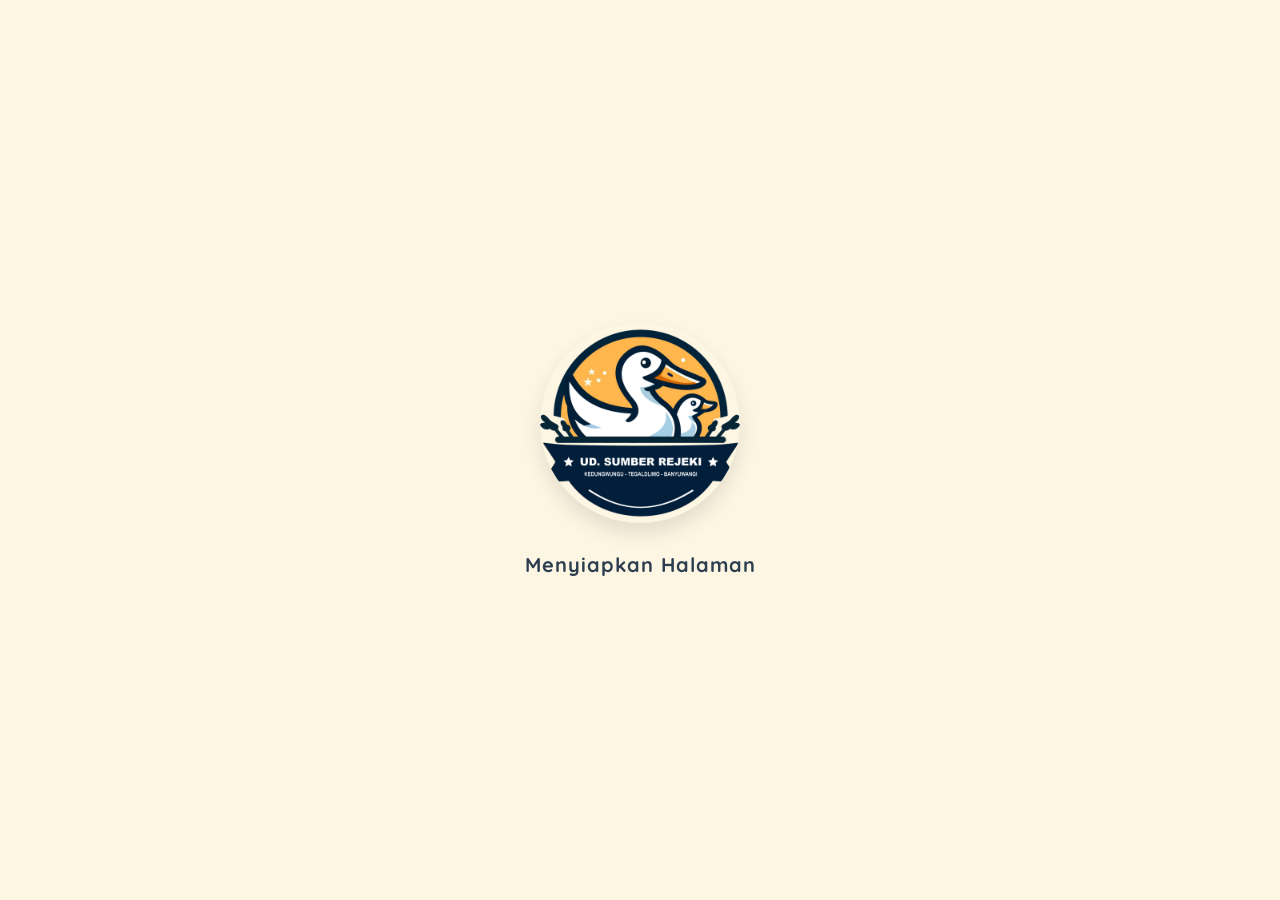
<file: index.html>
<!DOCTYPE html>
<html lang="id">
<head>
    <meta charset="UTF-8">
    <meta name="viewport" content="width=device-width, initial-scale=1.0">
    <title>Loading - UD. Sumber Rejeki</title>
    <link href="https://fonts.googleapis.com/css2?family=Quicksand:wght@500;600;700&display=swap" rel="stylesheet">
    <style>
        :root {
            --cream: #fdf6e3;
            --navy: #2c3e50;
        }

        body {
            margin: 0;
            padding: 0;
            background-color: var(--cream); /* Latar belakang warna krem */
            display: flex;
            justify-content: center;
            align-items: center;
            height: 100vh;
            font-family: 'Quicksand', sans-serif;
            overflow: hidden;
            transition: opacity 0.5s ease-out; /* Untuk efek transisi saat pindah halaman */
        }

        .loader-content {
            text-align: center;
        }

        .loader-logo {
            width: 200px; /* Ukuran logomu */
            height: auto;
            margin-bottom: 25px;
            border-radius: 50%; /* Membuat gambar logo jadi lingkaran rapi */
            box-shadow: 0 10px 20px rgba(0,0,0,0.1);
            animation: pulseLucu 2s infinite ease-in-out; /* Animasi berdenyut */
        }

        .loader-text {
            font-size: 20px;
            font-weight: 700;
            color: var(--navy);
            letter-spacing: 1px;
        }

        /* Titik-titik loading yang bergerak */
        .dots::after {
            content: '';
            animation: loadingDots 1.5s infinite;
        }

        /* --- Animasi --- */
        @keyframes pulseLucu {
            0%, 100% { transform: scale(1); opacity: 1; }
            50% { transform: scale(1.05); opacity: 0.85; }
        }

        @keyframes loadingDots {
            0% { content: '.'; }
            33% { content: '..'; }
            66% { content: '...'; }
            100% { content: ''; }
        }

        /* Class untuk efek fade out sebelum ganti halaman */
        .fade-out {
            opacity: 0;
        }
    </style>
</head>
<body>

    <div class="loader-content">
        <img src="logo.png" alt="Logo UD Sumber Rejeki" class="loader-logo">
        <div class="loader-text">Menyiapkan Halaman<span class="dots"></span></div>
    </div>

    <script>
        // Jalankan script saat halaman selesai dimuat
        window.addEventListener('load', function() {
            
            // Atur waktu tayang loading screen (3000 = 3 detik)
            setTimeout(function() {
                
                // 1. Buat layar memudar (fade out)
                document.body.classList.add('fade-out');
                
                // 2. Tunggu layar memudar selesai (0.5 detik), lalu pindah ke login.html
                setTimeout(function() {
                    window.location.href = 'login.html';
                }, 500);

            }, 3000); 
        });
    </script>

</body>
</html>
</file>
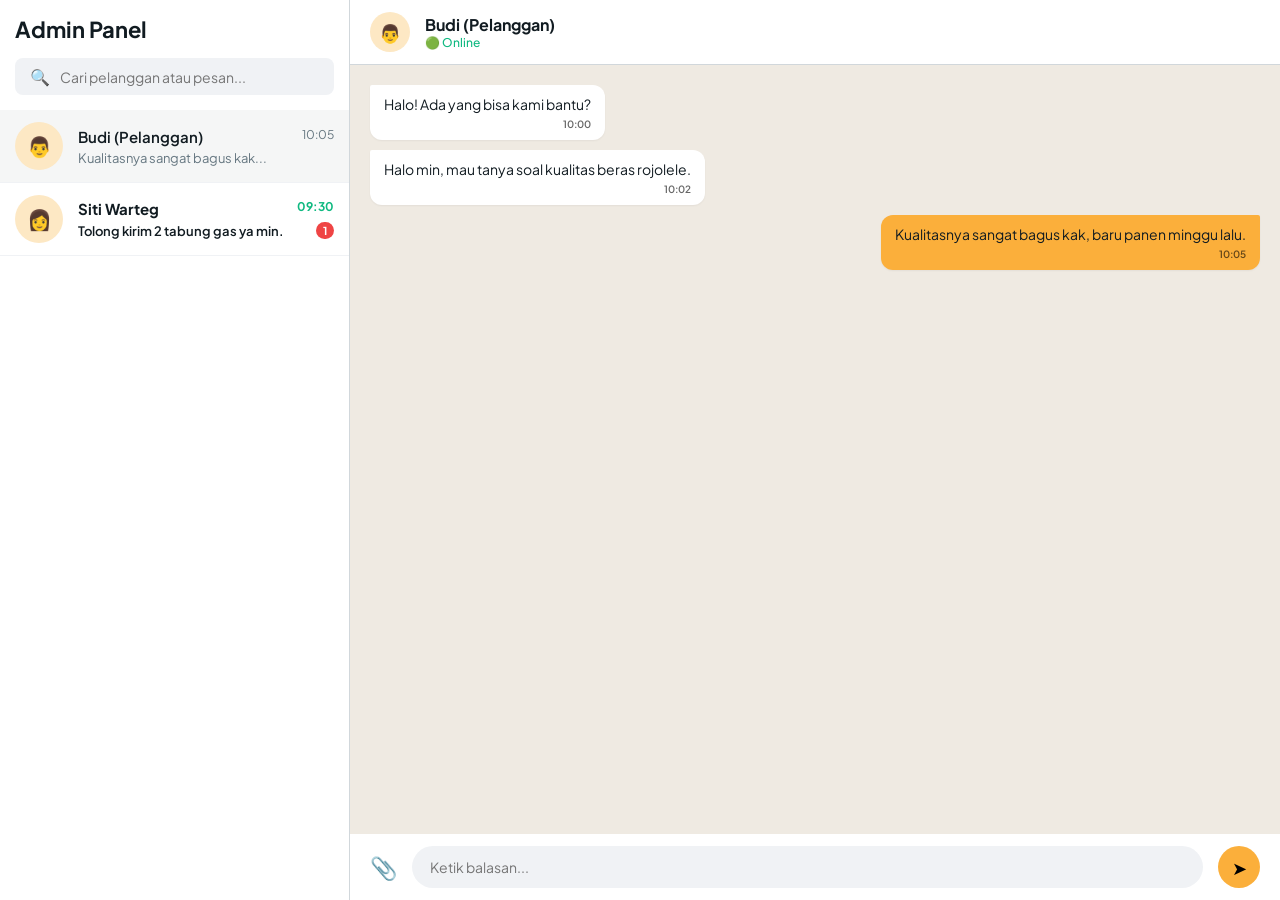
<file: Chat_admin.html>
<!DOCTYPE html>
<html lang="id">
<head>
    <meta charset="UTF-8">
    <meta name="viewport" content="width=device-width, initial-scale=1.0">
    <title>Admin WhatsApp Style - UD. Sumber Rejeki</title>
    <link href="https://fonts.googleapis.com/css2?family=Plus+Jakarta+Sans:wght@400;500;600;700&display=swap" rel="stylesheet">
    <style>
        :root {
            --bg-main: #f0f2f5;
            --bg-sidebar: #ffffff;
            --bg-chat: #efeae2; 
            --text-primary: #111b21;
            --text-secondary: #667781;
            --oranye-tua: #FBAF3B;
            --oranye-muda: #FDE8C4;
            --chat-me: #FBAF3B;
            --chat-them: #ffffff;
            --border-color: #d1d7db;
            --hover-bg: #f5f6f6;
        }

        * { box-sizing: border-box; margin: 0; padding: 0; font-family: 'Plus Jakarta Sans', sans-serif; }

        body { background-color: var(--bg-main); color: var(--text-primary); height: 100vh; display: flex; overflow: hidden; }

        /* 1. PANEL DAFTAR CHAT (Sekarang mentok kiri) */
        .chat-list-panel {
            width: 350px; background-color: var(--bg-sidebar); border-right: 1px solid var(--border-color);
            display: flex; flex-direction: column; transition: 0.3s; position: relative; z-index: 5;
        }

        .panel-header { padding: 15px; display: flex; flex-direction: column; gap: 15px; background: var(--bg-sidebar); }
        .panel-header h1 { font-size: 22px; font-weight: 700; color: var(--text-primary); }
        
        .search-container { background: var(--bg-main); border-radius: 8px; display: flex; align-items: center; padding: 8px 15px; gap: 10px; }
        .search-container input { background: none; border: none; color: var(--text-primary); width: 100%; outline: none; font-size: 14px; }
        
        .list-items { flex: 1; overflow-y: auto; background: var(--bg-sidebar); }
        .item { display: flex; padding: 12px 15px; gap: 15px; cursor: pointer; transition: 0.2s; border-bottom: 1px solid var(--bg-main); }
        .item:hover, .item.active { background: var(--hover-bg); }
        
        .avatar { width: 48px; height: 48px; border-radius: 50%; background: var(--oranye-muda); flex-shrink: 0; display: flex; align-items: center; justify-content: center; font-size: 20px; }
        .item-info { flex: 1; overflow: hidden; display: flex; flex-direction: column; justify-content: center;}
        .item-top { display: flex; justify-content: space-between; margin-bottom: 4px; }
        .item-top h3 { font-size: 15px; font-weight: 600; color: var(--text-primary); }
        .item-top .time { font-size: 12px; color: var(--text-secondary); }
        
        .item-bottom { display: flex; justify-content: space-between; align-items: center; }
        .item-msg { font-size: 13px; color: var(--text-secondary); white-space: nowrap; overflow: hidden; text-overflow: ellipsis; }
        
        /* Badge untuk chat belum dibaca */
        .badge { background: #EF4444; color: white; font-size: 11px; padding: 2px 7px; border-radius: 10px; font-weight: bold; }

        /* 2. PANEL PERCAKAPAN */
        .conversation-panel { flex: 1; background-color: var(--bg-chat); display: flex; flex-direction: column; position: relative; }

        .chat-header { background: var(--bg-sidebar); padding: 10px 20px; display: flex; align-items: center; gap: 15px; height: 65px; border-bottom: 1px solid var(--border-color); }
        .back-btn { display: none; cursor: pointer; font-size: 20px; font-weight: bold; }

        .chat-box { flex: 1; padding: 20px; overflow-y: auto; display: flex; flex-direction: column; gap: 10px; }
        
        .msg { max-width: 65%; padding: 10px 14px; border-radius: 12px; font-size: 14px; position: relative; word-wrap: break-word; box-shadow: 0 1px 2px rgba(0,0,0,0.05);}
        .msg.them { background: var(--chat-them); align-self: flex-start; border-top-left-radius: 2px;}
        .msg.me { background: var(--chat-me); align-self: flex-end; border-top-right-radius: 2px;}
        
        /* Area Waktu di dalam balon chat */
        .msg .time { font-size: 10px; color: rgba(0,0,0,0.6); text-align: right; margin-top: 5px; display: block; font-weight: 600;}

        .msg img, .msg video { max-width: 100%; border-radius: 8px; margin-bottom: 5px; display: block; }

        .input-area { background: var(--bg-sidebar); padding: 12px 20px; display: flex; align-items: center; gap: 15px; }
        .btn-attach { background: none; border: none; font-size: 22px; color: var(--text-secondary); cursor: pointer; transition: 0.2s; display: flex; align-items: center;}
        .btn-attach:hover { color: var(--oranye-tua); transform: scale(1.1); }
        #fileMedia { display: none; } 

        .input-area input[type="text"] { flex: 1; background: var(--bg-main); border: none; padding: 12px 18px; border-radius: 25px; color: var(--text-primary); outline: none; font-size: 14px; }
        
        .send-btn { 
            background: var(--oranye-tua); border: none; width: 42px; height: 42px; border-radius: 50%; 
            display: flex; align-items: center; justify-content: center; cursor: pointer; font-size: 18px; transition: 0.2s; color: #000;
        }
        .send-btn:hover { transform: scale(1.05); }

        /* RESPONSIVE MODE (HP) */
        @media (max-width: 768px) {
            .chat-list-panel { width: 100%; }
            .conversation-panel { position: absolute; width: 100%; height: 100%; left: 100%; transition: 0.3s; z-index: 100; }
            .conversation-panel.show { left: 0; }
            .back-btn { display: block; }
        }
    </style>
</head>
<body>

    <div class="chat-list-panel" id="listPanel">
        <div class="panel-header">
            <h1>Admin Panel</h1>
            <div class="search-container">
                <span>🔍</span>
                <input type="text" placeholder="Cari pelanggan atau pesan...">
            </div>
        </div>

        <div class="list-items">
            <div class="item active" onclick="bukaChat('Budi (Pelanggan)', 'Kualitasnya sangat bagus kak, baru panen minggu lalu.', '👨', this)">
                <div class="avatar">👨</div>
                <div class="item-info">
                    <div class="item-top">
                        <h3>Budi (Pelanggan)</h3>
                        <span class="time">10:05</span>
                    </div>
                    <div class="item-bottom">
                        <div class="item-msg">Kualitasnya sangat bagus kak...</div>
                    </div>
                </div>
            </div>
            
            <div class="item" onclick="bukaChat('Siti Warteg', 'Tolong kirim 2 tabung gas ya min.', '👩', this)">
                <div class="avatar">👩</div>
                <div class="item-info">
                    <div class="item-top">
                        <h3 style="font-weight: 700;">Siti Warteg</h3>
                        <span class="time" style="color: #10B981; font-weight: 700;">09:30</span>
                    </div>
                    <div class="item-bottom">
                        <div class="item-msg" style="color: var(--text-primary); font-weight: 600;">Tolong kirim 2 tabung gas ya min.</div>
                        <span class="badge">1</span> </div>
                </div>
            </div>
        </div>
    </div>

    <div class="conversation-panel" id="chatPanel">
        <div class="chat-header">
            <span class="back-btn" onclick="tutupChat()">←</span>
            <div class="avatar" style="width:40px; height:40px; font-size: 18px;" id="headerAvatar">👨</div>
            <div style="flex:1">
                <h3 style="font-size: 16px;" id="headerNama">Budi (Pelanggan)</h3>
                <p style="font-size: 12px; color: #10B981; font-weight: 500;">🟢 Online</p>
            </div>
        </div>

        <div class="chat-box" id="kotakChat">
            <div class="msg them">Halo! Ada yang bisa kami bantu?<span class="time">10:00</span></div>
            <div class="msg them">Halo min, mau tanya soal kualitas beras rojolele.<span class="time">10:02</span></div>
            <div class="msg me">Kualitasnya sangat bagus kak, baru panen minggu lalu.<span class="time">10:05</span></div>
        </div>

        <div class="input-area">
            <button class="btn-attach" onclick="document.getElementById('fileMedia').click()">📎</button>
            <input type="file" id="fileMedia" accept="image/*, video/*" onchange="kirimMedia(event)">
            
            <input type="text" id="inputBalas" placeholder="Ketik balasan..." onkeypress="tekanEnter(event)">
            <button class="send-btn" onclick="kirimChat()">➤</button>
        </div>
    </div>

    <script>
        const chatPanel = document.getElementById('chatPanel');
        const kotakChat = document.getElementById('kotakChat');
        const headerNama = document.getElementById('headerNama');
        const headerAvatar = document.getElementById('headerAvatar');
        const inputBalas = document.getElementById('inputBalas');

        // Fungsi Buka Chat
        function bukaChat(nama, pesanTerakhir, avatarIkon, elementList) {
            headerNama.innerText = nama;
            headerAvatar.innerText = avatarIkon;
            
            // HAPUS BADGE MERAH (Simulasi pesan telah dibaca admin)
            const badge = elementList.querySelector('.badge');
            if (badge) {
                badge.remove();
                // Ubah teks jadi normal (nggak tebal lagi)
                elementList.querySelector('.item-top h3').style.fontWeight = '600';
                elementList.querySelector('.item-top .time').style.color = 'var(--text-secondary)';
                elementList.querySelector('.item-msg').style.fontWeight = 'normal';
                elementList.querySelector('.item-msg').style.color = 'var(--text-secondary)';
            }
            
            // Bersihin chat lama & masukin pesan terakhir dari list
            kotakChat.innerHTML = `<div class="msg them">${pesanTerakhir}<span class="time">09:00</span></div>`;
            
            // Highlight list
            document.querySelectorAll('.item').forEach(i => i.classList.remove('active'));
            elementList.classList.add('active');

            // Slide dari kanan (Khusus HP)
            chatPanel.classList.add('show');
        }

        function tutupChat() { chatPanel.classList.remove('show'); }

        // Fungsi Cetak Chat
        function buatBalonChatAdmin(kontenHtml) {
            const skrg = new Date();
            const jam = skrg.getHours().toString().padStart(2, '0');
            const menit = skrg.getMinutes().toString().padStart(2, '0');

            const htmlPesan = `
                <div class="msg me">
                    ${kontenHtml}
                    <span class="time">${jam}:${menit}</span>
                </div>
            `;
            kotakChat.insertAdjacentHTML('beforeend', htmlPesan);
            kotakChat.scrollTop = kotakChat.scrollHeight;
        }

        function kirimChat() {
            if(inputBalas.value.trim() === "") return;
            buatBalonChatAdmin(inputBalas.value);
            inputBalas.value = "";
        }

        function kirimMedia(event) {
            const file = event.target.files[0];
            if (!file) return;

            const reader = new FileReader();
            reader.onload = function(e) {
                const urlFile = e.target.result;
                let kontenMedia = '';

                if (file.type.startsWith('image/')) {
                    kontenMedia = `<img src="${urlFile}" alt="Foto">`;
                } else if (file.type.startsWith('video/')) {
                    kontenMedia = `<video src="${urlFile}" controls></video>`;
                }
                buatBalonChatAdmin(kontenMedia);
            }
            reader.readAsDataURL(file);
            event.target.value = ""; 
        }

        function tekanEnter(event) {
            if (event.key === "Enter") kirimChat();
        }
    </script>
</body>
</html>
</file>
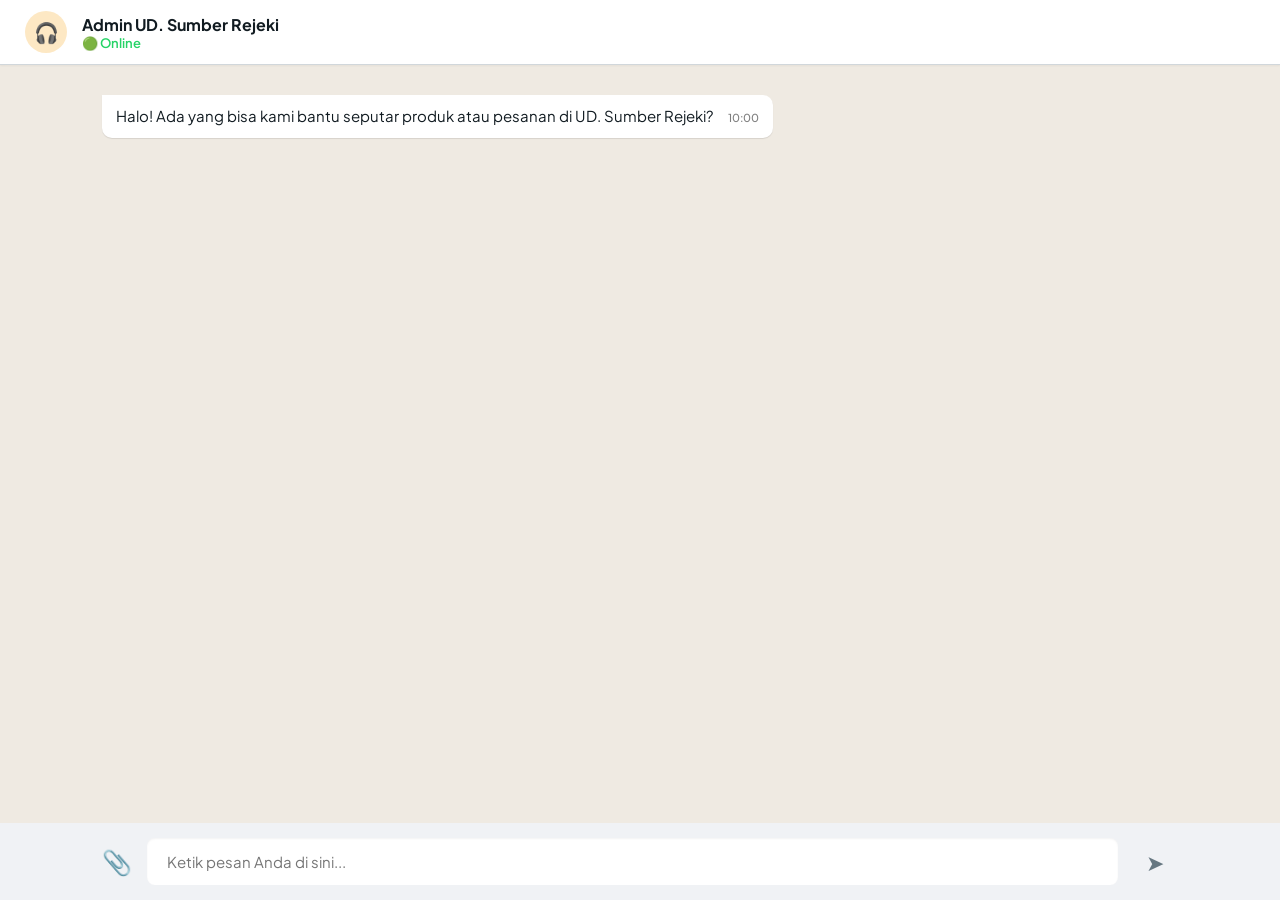
<file: chat_pelanggan.html>
<!DOCTYPE html>
<html lang="id">
<head>
    <meta charset="UTF-8">
    <meta name="viewport" content="width=device-width, initial-scale=1.0">
    <title>Live Chat - UD. Sumber Rejeki</title>
    <link href="https://fonts.googleapis.com/css2?family=Plus+Jakarta+Sans:wght@400;500;600;700&display=swap" rel="stylesheet">
    <style>
        :root {
            --bg-main: #f0f2f5;
            --bg-chat: #efeae2; 
            --text-primary: #111b21;
            --text-secondary: #667781;
            --oranye-tua: #FBAF3B;
            --oranye-muda: #FDE8C4;
            --chat-me: #FBAF3B;
            --chat-them: #ffffff;
            --border-color: #d1d7db;
        }

        * { box-sizing: border-box; margin: 0; padding: 0; font-family: 'Plus Jakarta Sans', sans-serif; }

        /* Dibuat bener-bener full screen */
        body { 
            background-color: var(--bg-main); 
            color: var(--text-primary); 
            width: 100vw;
            height: 100vh; 
            display: flex; 
            overflow: hidden; 
        }

        /* Panel obrolan ngisi 100% layar tanpa dibatasi */
        .conversation-panel { 
            width: 100%;
            height: 100%;
            background-color: var(--bg-chat); 
            display: flex; 
            flex-direction: column; 
            position: relative;
        }

        .chat-header { 
            background: #ffffff; 
            padding: 10px 25px; 
            display: flex; 
            align-items: center; 
            gap: 15px; 
            height: 65px; 
            border-bottom: 1px solid var(--border-color); 
            box-shadow: 0 1px 2px rgba(0,0,0,0.05);
            z-index: 10;
        }

        .avatar { width: 42px; height: 42px; border-radius: 50%; background: var(--oranye-muda); flex-shrink: 0; display: flex; align-items: center; justify-content: center; font-size: 20px; }
        
        /* Area Chat dengan background WA style biar nggak kosong melompong di monitor gede */
        .chat-box { 
            flex: 1; 
            padding: 30px 8%; /* Padding kiri-kanan pakai % biar proporsional di layar lebar */
            overflow-y: auto; 
            display: flex; 
            flex-direction: column; 
            gap: 10px; 
            background-image: url('https://user-images.githubusercontent.com/15075759/28719144-86dc0f70-73b1-11e7-911d-60d70fcded21.png'); 
            background-color: var(--bg-chat); 
            background-blend-mode: multiply;
        }
        
        /* Balon chat dilimit max 65% biar nggak memanjang jelek dari ujung ke ujung layar */
        .msg { max-width: 65%; padding: 10px 14px; border-radius: 10px; font-size: 15px; position: relative; word-wrap: break-word; box-shadow: 0 1px 1px rgba(0,0,0,0.1); line-height: 1.5;}
        .msg.them { background: var(--chat-them); align-self: flex-start; border-top-left-radius: 0;}
        .msg.me { background: var(--chat-me); align-self: flex-end; border-top-right-radius: 0;}
        
        .msg .time { font-size: 11px; color: rgba(0,0,0,0.5); float: right; margin-top: 5px; margin-left: 15px; font-weight: 500;}

        .msg img, .msg video { max-width: 100%; border-radius: 8px; margin-bottom: 5px; display: block; }

        .input-area { background: var(--bg-main); padding: 15px 8%; display: flex; align-items: center; gap: 15px; }
        .btn-attach { background: none; border: none; font-size: 24px; color: var(--text-secondary); cursor: pointer; transition: 0.2s; display: flex; align-items: center;}
        .btn-attach:hover { color: var(--oranye-tua); transform: scale(1.1); }
        #fileMedia { display: none; } 

        .input-area input[type="text"] { flex: 1; background: #ffffff; border: none; padding: 14px 20px; border-radius: 8px; color: var(--text-primary); outline: none; font-size: 15px; box-shadow: inset 0 1px 2px rgba(0,0,0,0.05);}
        
        .send-btn { 
            background: none; border: none; width: 45px; height: 45px; border-radius: 50%; 
            display: flex; align-items: center; justify-content: center; cursor: pointer; font-size: 22px; transition: 0.2s; color: var(--text-secondary);
        }
        .send-btn:hover { color: var(--oranye-tua); }

        /* RESPONSIVE MODE (HP) */
        @media (max-width: 768px) {
            .chat-box { padding: 20px 15px; } /* Padding dikecilin kalau di HP */
            .input-area { padding: 12px 15px; }
            .msg { max-width: 85%; } /* Balon chat bisa lebih lebar kalau di HP biar lega */
        }
    </style>
</head>
<body>

    <div class="conversation-panel" id="chatPanel">
        <div class="chat-header">
            <div class="avatar">🎧</div>
            <div style="flex:1">
                <h3 style="font-size: 16px; color: var(--text-primary); font-weight: 700;">Admin UD. Sumber Rejeki</h3>
                <p style="font-size: 13px; color: #25D366; font-weight: 600;">🟢 Online</p>
            </div>
        </div>

        <div class="chat-box" id="kotakChat">
            <div class="msg them">Halo! Ada yang bisa kami bantu seputar produk atau pesanan di UD. Sumber Rejeki?<span class="time">10:00</span></div>
        </div>

        <div class="input-area">
            <button class="btn-attach" onclick="document.getElementById('fileMedia').click()">📎</button>
            <input type="file" id="fileMedia" accept="image/*, video/*" onchange="kirimMedia(event)">
            
            <input type="text" id="inputBalas" placeholder="Ketik pesan Anda di sini..." onkeypress="tekanEnter(event)">
            <button class="send-btn" onclick="kirimChat()">➤</button>
        </div>
    </div>

    <script>
        const kotakChat = document.getElementById('kotakChat');
        const inputBalas = document.getElementById('inputBalas');

        function buatBalonChatPelanggan(kontenHtml) {
            const skrg = new Date();
            const jam = skrg.getHours().toString().padStart(2, '0');
            const menit = skrg.getMinutes().toString().padStart(2, '0');

            const htmlPesan = `
                <div class="msg me">
                    ${kontenHtml}
                    <span class="time">${jam}:${menit}</span>
                </div>
            `;
            kotakChat.insertAdjacentHTML('beforeend', htmlPesan);
            kotakChat.scrollTop = kotakChat.scrollHeight;
        }

        function kirimChat() {
            if(inputBalas.value.trim() === "") return;
            buatBalonChatPelanggan(inputBalas.value);
            inputBalas.value = "";
        }

        function kirimMedia(event) {
            const file = event.target.files[0];
            if (!file) return;

            const reader = new FileReader();
            reader.onload = function(e) {
                const urlFile = e.target.result;
                let kontenMedia = '';

                if (file.type.startsWith('image/')) {
                    kontenMedia = `<img src="${urlFile}" alt="Foto">`;
                } else if (file.type.startsWith('video/')) {
                    kontenMedia = `<video src="${urlFile}" controls></video>`;
                }
                buatBalonChatPelanggan(kontenMedia);
            }
            reader.readAsDataURL(file);
            event.target.value = ""; 
        }

        function tekanEnter(event) {
            if (event.key === "Enter") kirimChat();
        }
    </script>
</body>
</html>
</file>
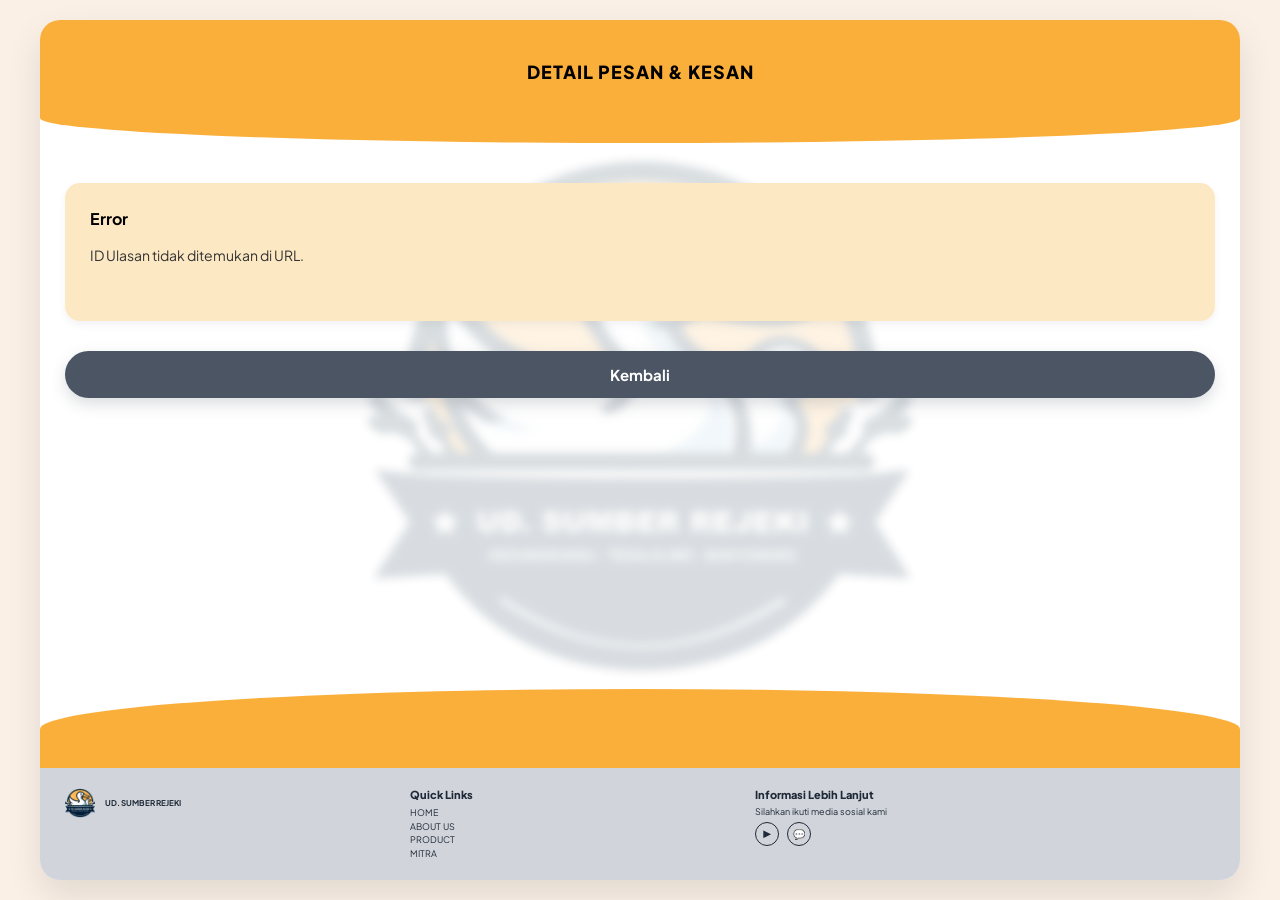
<file: DetailPesanKesan.html>
<!DOCTYPE html>
<html lang="id">
<head>
    <meta charset="UTF-8">
    <meta name="viewport" content="width=device-width, initial-scale=1.0">
    <title>Detail Pesan & Kesan</title>
    <link href="https://fonts.googleapis.com/css2?family=Plus+Jakarta+Sans:wght@400;600;700;800&display=swap" rel="stylesheet">
    <style>
        :root {
            --bg-body: #FAF0E6; 
            --bg-app: #ffffff;
            --oranye-tua: #FBAF3B; 
            --oranye-muda: #FDE8C4;
            --merah-tombol: #EF3E36;
            --abu-footer: #D1D5DB;
            --text-dark: #1F2937;
        }

        * { box-sizing: border-box; font-family: 'Plus Jakarta Sans', sans-serif; margin: 0; padding: 0; }

        body { background-color: var(--bg-body); display: flex; justify-content: center; min-height: 100vh; padding: 20px 10px; }

        .app-container {
            width: 100%; max-width: 1200px; 
            background: var(--bg-app); border-radius: 20px; overflow: hidden;
            display: flex; flex-direction: column; position: relative;
            box-shadow: 0 15px 35px rgba(0,0,0,0.1);
        }

        /* HEADER BERGELOMBANG */
        .header-wavy {
            background-color: var(--oranye-tua);
            padding: 40px 20px 60px; text-align: center;
            border-bottom-left-radius: 50% 25px;
            border-bottom-right-radius: 50% 25px;
            position: relative; z-index: 2;
        }
        .header-wavy h1 { font-size: 18px; font-weight: 800; color: #000; text-transform: uppercase; letter-spacing: 1px; }

        /* KONTEN UTAMA - AREA PUTIH */
        .content-area {
            flex: 1; padding: 40px 25px; position: relative;
            display: flex; flex-direction: column; align-items: center; z-index: 1;
            overflow: hidden;
        }

        /* WATERMARK BESAR DI AREA PUTIH */
        .bg-watermark {
            position: absolute; top: 50%; left: 50%; transform: translate(-50%, -50%);
            width: 100%; height: 100%; 
            background-image: url('logo.png'); 
            background-size: contain; background-repeat: no-repeat; background-position: center;
            opacity: 0.15; filter: blur(5px); z-index: 0; pointer-events: none;
        }

        /* KARTU ULASAN */
        .review-card {
            background-color: var(--oranye-muda); width: 100%; border-radius: 15px;
            padding: 25px; margin-bottom: 30px; box-shadow: 0 4px 10px rgba(0,0,0,0.05);
            position: relative; z-index: 1; 
        }
        
        .review-card h2 { font-size: 16px; font-weight: 700; color: #000; margin-bottom: 15px; }
        .review-card p { font-size: 14px; font-weight: 400; color: #333; line-height: 1.6; }
        .rating-stars { margin-bottom: 10px; color: #FBAF3B; font-size: 16px; letter-spacing: 2px;}

        /* CSS WADAH MEDIA FOTO/VIDEO - VERSI PROPORSIONAL (NATURAL) */
       .media-container {
            margin-top: 15px;
            display: flex;
            flex-direction: column; /* Berderet rapi ke bawah kalau fotonya lebih dari 1 */
            align-items: center; /* Biar posisinya pas di tengah */
            gap: 15px;
            width: 100%;
        }
        
       .media-container img, .media-container video {
            max-width: 100%; /* Biar lebarnya nggak pernah luber keluar dari kotak putih */
            max-height: 400px; /* Biar kalau ada pelanggan ngirim foto yang super panjang, maksimal tingginya ditahan segini aja */
            width: auto; /* Biar nyesuain ukuran aslinya */
            height: auto; /* Biar proporsional aslinya (nggak melar/gepeng) */
            border-radius: 10px;
            box-shadow: 0 4px 10px rgba(0,0,0,0.1);
        }

        /* TOMBOL AKSI */
        .btn {
            width: 100%; padding: 14px; border-radius: 25px; font-size: 15px; font-weight: 700;
            cursor: pointer; border: none; transition: all 0.3s ease; margin-bottom: 12px;
            position: relative; z-index: 1; 
        }
        .btn-delete { background-color: var(--merah-tombol); color: white; box-shadow: 0 6px 15px rgba(239, 62, 54, 0.3); }
        .btn-delete:hover { background-color: #d62d26; transform: translateY(-2px); }
        
        .btn-back { background-color: #4B5563; color: white; box-shadow: 0 6px 15px rgba(75, 85, 99, 0.2); }
        .btn-back:hover { background-color: #374151; transform: translateY(-2px); }

        /* FOOTER LENGKUNG BAWAH */
        .bottom-shape {
            background-color: var(--oranye-tua); height: 80px; width: 100%;
            border-top-left-radius: 50% 40px; border-top-right-radius: 50% 40px;
            margin-top: auto; margin-bottom: -1px; position: relative; z-index: 2;
        }

        .footer {
            background-color: var(--abu-footer); padding: 20px 25px;
            display: flex; justify-content: space-between; align-items: flex-start;
            font-size: 9px; color: var(--text-dark); position: relative; z-index: 2;
        }
        .footer-col b { font-size: 11px; font-weight: 800; display: block; margin-bottom: 5px; }
        .social-icons { display: flex; gap: 8px; margin-top: 5px; }
        .icon { width: 24px; height: 24px; border-radius: 50%; border: 1.5px solid var(--text-dark); display: flex; align-items: center; justify-content: center; font-weight: bold; font-size: 10px; }
    </style>
</head>
<body>

<div class="app-container">
    <div class="header-wavy">
        <h1>DETAIL PESAN & KESAN</h1>
    </div>

    <div class="content-area">
        <div class="bg-watermark"></div> 
        
        <div class="review-card">
            <h2 id="namaPengguna">Memuat data...</h2>
            <div class="rating-stars" id="bintangRating"></div>
            <p id="teksUlasan">Mohon tunggu sebentar...</p>
            
            <div id="wadahMedia" class="media-container"></div>
            
            <p id="tanggalUlasan" style="font-size: 10px; color: #666; margin-top: 15px; font-weight: 600;"></p>
        </div>

        <button id="tombolHapus" class="btn btn-delete" onclick="hapusUlasan()" style="display: none;">Hapus Ulasan</button>
        <button class="btn btn-back" onclick="window.history.back()">Kembali</button>
    </div>

    <div class="bottom-shape"></div>
    <div class="footer">
        <div style="display: flex; align-items: center; gap: 10px; width: 30%;">
            <div style="width: 30px; height: 30px; background: url('logo.png') no-repeat center; background-size: contain;"></div>
            <b style="font-size: 8px;">UD. SUMBER REJEKI</b>
        </div>
        <div class="footer-col" style="width: 30%;">
            <b>Quick Links</b>
            <span style="line-height: 1.5; display: block;">HOME<br>ABOUT US<br>PRODUCT<br>MITRA</span>
        </div>
        <div class="footer-col" style="width: 40%;">
            <b>Informasi Lebih Lanjut</b>
            <span>Silahkan ikuti media sosial kami</span>
            <div class="social-icons">
                <div class="icon">▶</div><div class="icon">💬</div>
            </div>
        </div>
    </div>
</div>

<script>
    const urlParams = new URLSearchParams(window.location.search);
    const ulasanId = urlParams.get('id');
    const rolePengguna = urlParams.get('role'); // Nangkap kode 'role' dari URL

    async function muatDetail() {
        if (!ulasanId) {
            document.getElementById('namaPengguna').innerText = "Error";
            document.getElementById('teksUlasan').innerText = "ID Ulasan tidak ditemukan di URL.";
            return;
        }

        try {
            const response = await fetch(`ambil_detail.php?id=${ulasanId}`);
            const data = await response.json();

            if (data.error) {
                alert(data.error);
                return;
            }

            // Render Teks & Info
            document.getElementById('namaPengguna').innerText = data.username;
            document.getElementById('teksUlasan').innerText = data.teks;
            document.getElementById('tanggalUlasan').innerText = "Dikirim pada: " + data.tanggal;
            
            // Render Bintang
            let starsHTML = '';
            let rating = parseInt(data.rating) || 5;
            for(let i=1; i<=5; i++) {
                starsHTML += (i <= rating) ? '★' : '☆';
            }
            document.getElementById('bintangRating').innerHTML = starsHTML;

            // Render Media (Foto/Video)
            const wadahMedia = document.getElementById('wadahMedia');
            wadahMedia.innerHTML = ''; 

            if (data.media && data.media.trim() !== '' && data.media !== '[]') {
                try {
                    const mediaItems = JSON.parse(data.media);
                    
                    mediaItems.forEach(item => {
                        if (item.type === 'image') {
                            const imgElement = document.createElement('img');
                            imgElement.src = item.src;
                            imgElement.alt = "Bukti Foto Ulasan";
                            wadahMedia.appendChild(imgElement);
                        } else if (item.type === 'video') {
                            const videoElement = document.createElement('video');
                            videoElement.src = item.src;
                            videoElement.controls = true; 
                            wadahMedia.appendChild(videoElement);
                        }
                    });
                } catch (e) {
                    console.error("Gagal membaca file media dari database:", e);
                }
            }

        } catch (error) {
            console.error("Gagal memuat:", error);
            document.getElementById('teksUlasan').innerText = "Gagal terhubung ke database.";
        }
    }

    async function hapusUlasan() {
        const yakin = confirm("Apakah Anda yakin ingin menghapus ulasan dari " + document.getElementById('namaPengguna').innerText + "?\n\nData yang dihapus tidak bisa dikembalikan!");
        
        if (yakin) {
            try {
                const response = await fetch('hapus_ulasan.php', {
                    method: 'POST',
                    headers: { 'Content-Type': 'application/x-www-form-urlencoded' },
                    body: `id=${ulasanId}`
                });
                
                const result = await response.json();
                
                if (result.status === 'success') {
                    alert("Ulasan berhasil dihapus!");
                    window.history.back(); 
                } else {
                    alert("Gagal menghapus: " + result.pesan);
                }
            } catch (error) {
                console.error("Error:", error);
                alert("Gagal menghubungi server untuk menghapus data.");
            }
        }
    }

    // Logika buat nampilin tombol Hapus kalau dia Admin
    window.onload = () => {
        if (rolePengguna === 'admin') {
            document.getElementById('tombolHapus').style.display = 'block';
        }
        muatDetail(); // Jalanin fungsi muat data seperti biasa
    };
</script>

</body>
</html>
</file>
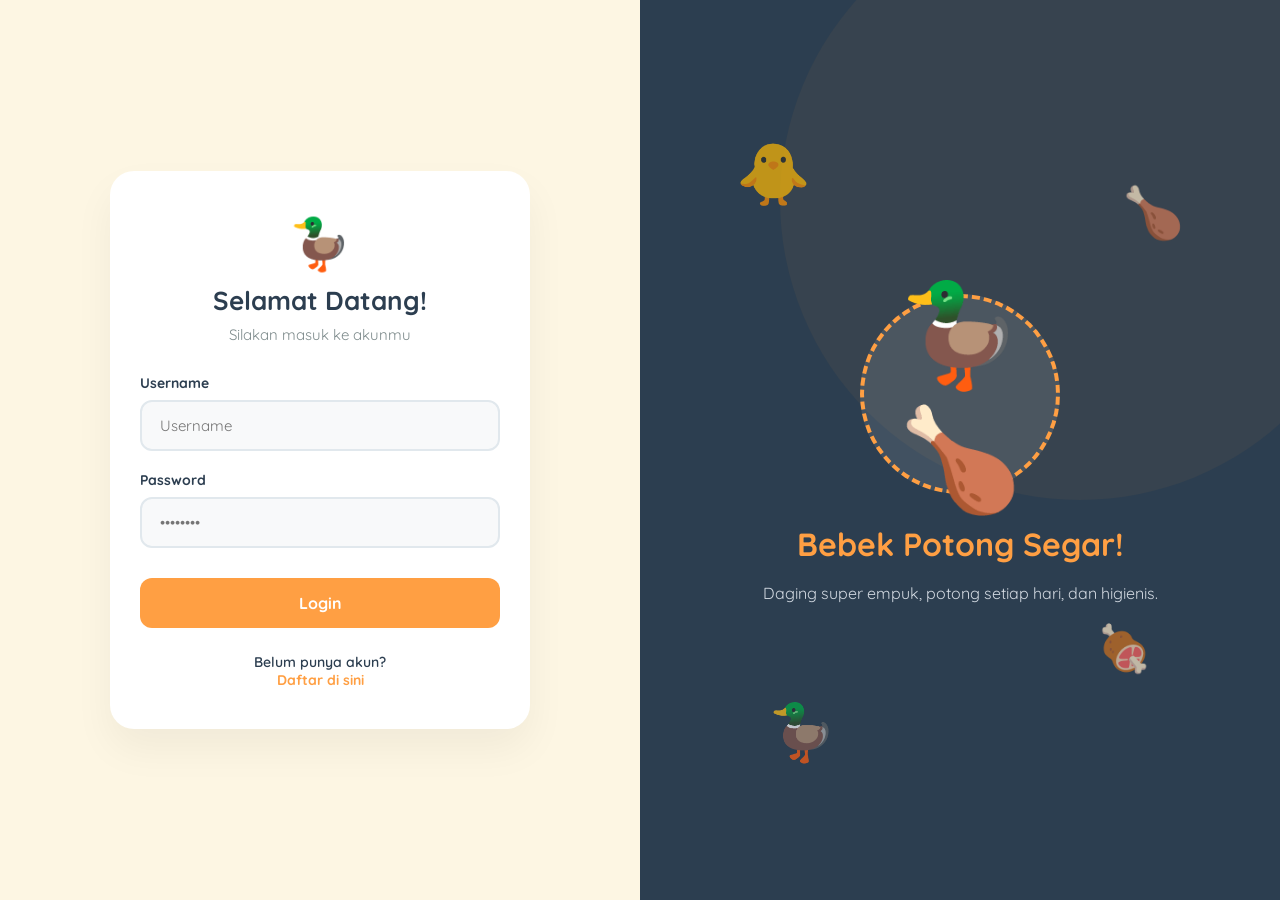
<file: login.html>
<!DOCTYPE html>
<html lang="id">
<head>
    <meta charset="UTF-8">
    <meta name="viewport" content="width=device-width, initial-scale=1.0">
    <title>Login - Bebek Segar</title>
    <link href="https://fonts.googleapis.com/css2?family=Quicksand:wght@500;600;700&display=swap" rel="stylesheet">
    <style>
        :root {
            --cream: #fdf6e3;
            --orange: #ff9f43;
            --navy: #2c3e50;
        }

        * { box-sizing: border-box; margin: 0; padding: 0; font-family: 'Quicksand', sans-serif; }

        /* Memaksa layout selalu bersebelahan (row) */
        body { display: flex; flex-direction: row; min-height: 100vh; background-color: var(--cream); overflow-x: hidden; position: relative; }

        /* --- Kiri: Area Form --- */
        .left-side {
            flex: 1; display: flex; justify-content: center; align-items: center; padding: 40px; position: relative; z-index: 10;
        }

        .form-container {
            background: #ffffff; padding: 40px 30px; border-radius: 24px; width: 100%; max-width: 420px;
            box-shadow: 0 20px 40px rgba(0,0,0,0.05);
        }

        .header-logo { font-size: 50px; text-align: center; margin-bottom: 10px; }
        .form-container h2 { color: var(--navy); text-align: center; font-size: 26px; margin-bottom: 8px; }
        .form-container p { color: #7f8c8d; text-align: center; font-size: 15px; margin-bottom: 30px; }

        .input-group { margin-bottom: 20px; }
        .input-group label { display: block; color: var(--navy); font-size: 14px; font-weight: 700; margin-bottom: 8px; }
        .input-group input {
            width: 100%; padding: 14px 18px; border-radius: 12px; border: 2px solid #e1e8ed;
            font-size: 15px; outline: none; transition: 0.3s; background-color: #f8f9fa;
        }
        .input-group input:focus { border-color: var(--orange); background-color: #fff; }

        .btn-submit {
            width: 100%; padding: 15px; background-color: var(--orange); color: white;
            border: none; border-radius: 12px; font-size: 16px; font-weight: 700;
            cursor: pointer; transition: 0.3s; margin-top: 10px;
        }
        .btn-submit:hover { background-color: #f38f31; transform: translateY(-2px); box-shadow: 0 8px 15px rgba(255, 159, 67, 0.3); }

        .footer-link { text-align: center; margin-top: 25px; font-size: 14px; color: var(--navy); font-weight: 600; }
        .footer-link a { color: var(--orange); text-decoration: none; font-weight: 700; }

        /* --- Kanan: Area Gambar Bebek --- */
        .right-side {
            flex: 1; background-color: var(--navy); display: flex; flex-direction: column;
            justify-content: center; align-items: center; padding: 40px; position: relative; overflow: hidden;
        }

        .right-side::before {
            content: ''; position: absolute; width: 600px; height: 600px;
            background: rgba(255, 159, 67, 0.05); border-radius: 50%; top: -100px; right: -100px;
        }

        .promo-content { text-align: center; color: white; z-index: 5; max-width: 420px; }
        
        .main-image-container {
            font-size: 100px; margin-bottom: 20px; animation: bounce 3s infinite ease-in-out;
            background: rgba(255,255,255,0.1); width: 200px; height: 200px; border-radius: 50%;
            display: flex; justify-content: center; align-items: center; margin: 0 auto 30px;
            border: 4px dashed var(--orange);
        }

        .promo-content h3 { font-size: 32px; color: var(--orange); margin-bottom: 15px; line-height: 1.3; }
        .promo-content p { font-size: 16px; line-height: 1.6; color: #d1d8e0; }

        /* Animasi Dekorasi Melayang */
        .floating-deco { position: absolute; opacity: 0.7; animation: floatAround 6s infinite ease-in-out; z-index: 1; }
        .deco-1 { top: 15%; left: 15%; animation-delay: 0s; font-size: 60px; }
        .deco-2 { top: 20%; right: 15%; animation-delay: 1.5s; font-size: 50px; }
        .deco-3 { bottom: 15%; left: 20%; animation-delay: 2.5s; font-size: 55px; }
        .deco-4 { bottom: 25%; right: 20%; animation-delay: 0.5s; font-size: 45px; }

        @keyframes bounce { 0%, 100% { transform: translateY(0); } 50% { transform: translateY(-15px); } }
        @keyframes floatAround { 0%, 100% { transform: translateY(0) rotate(0deg); } 50% { transform: translateY(-25px) rotate(15deg); } }

        /* =========================================
           TAMBAHAN CSS UNTUK LOADING SCREEN SUCCESS
           ========================================= */
        #success-loading-screen {
            position: fixed;
            top: 0;
            left: 0;
            width: 100%;
            height: 100%;
            background-color: var(--cream);
            display: flex;
            flex-direction: column;
            justify-content: center;
            align-items: center;
            z-index: 9999; /* Selalu di paling atas */
            opacity: 0;
            visibility: hidden;
            transition: opacity 0.4s ease, visibility 0.4s ease;
        }

        /* Class untuk memunculkan loading screen */
        #success-loading-screen.active {
            opacity: 1;
            visibility: visible;
        }

        .loading-logo {
            width: 150px;
            height: auto;
            border-radius: 50%;
            margin-bottom: 20px;
            box-shadow: 0 10px 20px rgba(0,0,0,0.1);
            animation: pulseLucu 1.5s infinite ease-in-out;
        }

        .success-title {
            color: var(--orange);
            font-size: 28px;
            margin-bottom: 10px;
        }

        .success-text {
            color: var(--navy);
            font-size: 16px;
            font-weight: 600;
        }

        .dots::after {
            content: '';
            animation: loadingDots 1.5s infinite;
        }

        @keyframes pulseLucu {
            0%, 100% { transform: scale(1); opacity: 1; }
            50% { transform: scale(1.05); opacity: 0.85; }
        }

        @keyframes loadingDots {
            0% { content: '.'; }
            33% { content: '..'; }
            66% { content: '...'; }
            100% { content: ''; }
        }

        /* Penyesuaian khusus layar HP agar tetap bersebelahan tapi ukurannya mengecil */
        @media (max-width: 768px) {
            .left-side, .right-side { padding: 10px; }
            .form-container { padding: 20px 15px; }
            .header-logo { font-size: 30px; }
            .form-container h2 { font-size: 18px; }
            .form-container p { font-size: 12px; margin-bottom: 15px; }
            .input-group label { font-size: 12px; }
            .input-group input { padding: 10px; font-size: 13px; }
            .btn-submit { padding: 10px; font-size: 14px; }
            .footer-link { font-size: 12px; }
            
            .promo-content h3 { font-size: 16px; }
            .promo-content p { font-size: 11px; }
            .main-image-container { font-size: 50px; width: 100px; height: 100px; border-width: 2px; margin-bottom: 15px;}
            .floating-deco { font-size: 25px !important; }
        }
    </style>
</head>
<body>

    <div class="left-side">
        <div class="form-container">
            <div class="header-logo">🦆</div>
            <h2>Selamat Datang!</h2>
            <p>Silakan masuk ke akunmu</p>

            <form id="loginForm" action="#">
                <div class="input-group">
                    <label>Username</label>
                    <input type="text" id="username" placeholder="Username" required>
                </div>
                <div class="input-group">
                    <label>Password</label>
                    <input type="password" id="password" placeholder="••••••••" required>
                </div>
                <button type="submit" class="btn-submit">Login</button>
            </form>

            <div class="footer-link">
                Belum punya akun? <br> <a href="register.html">Daftar di sini</a>
            </div>
        </div>
    </div>

    <div class="right-side">
        <div class="floating-deco deco-1">🐥</div>
        <div class="floating-deco deco-2">🍗</div>
        <div class="floating-deco deco-3">🦆</div>
        <div class="floating-deco deco-4">🍖</div>

        <div class="promo-content">
            <div class="main-image-container">
                🦆🍗
            </div>
            <h3>Bebek Potong Segar!</h3>
            <p>Daging super empuk, potong setiap hari, dan higienis.</p>
        </div>
    </div>

    <div id="success-loading-screen">
        <img src="logo.png" alt="Logo" class="loading-logo">
        <h2 class="success-title" id="welcome-message">Login Berhasil!</h2>
        <p class="success-text">Membawa kamu ke halaman utama<span class="dots"></span></p>
    </div>

    <script>
        // Tangkap elemen form dan layar loading
        const loginForm = document.getElementById('loginForm');
        const loadingScreen = document.getElementById('success-loading-screen');
        const welcomeMessage = document.getElementById('welcome-message');
        const usernameInput = document.getElementById('username');

        // Saat form di-submit (tombol login diklik)
        loginForm.addEventListener('submit', function(event) {
            event.preventDefault(); 

            const namaUser = usernameInput.value;
            welcomeMessage.innerText = "Halo, " + namaUser + "!";

            // TAMBAHAN BARU: Simpan nama user ke memori browser
            localStorage.setItem('usernameAktif', namaUser);

            loadingScreen.classList.add('active');

            setTimeout(function() {
                // UBAH TUJUAN KE HALAMAN WELCOME
                window.location.href = 'welcome.html'; 
            }, 3000); 
        });
    </script>

</body>
</html>
</file>
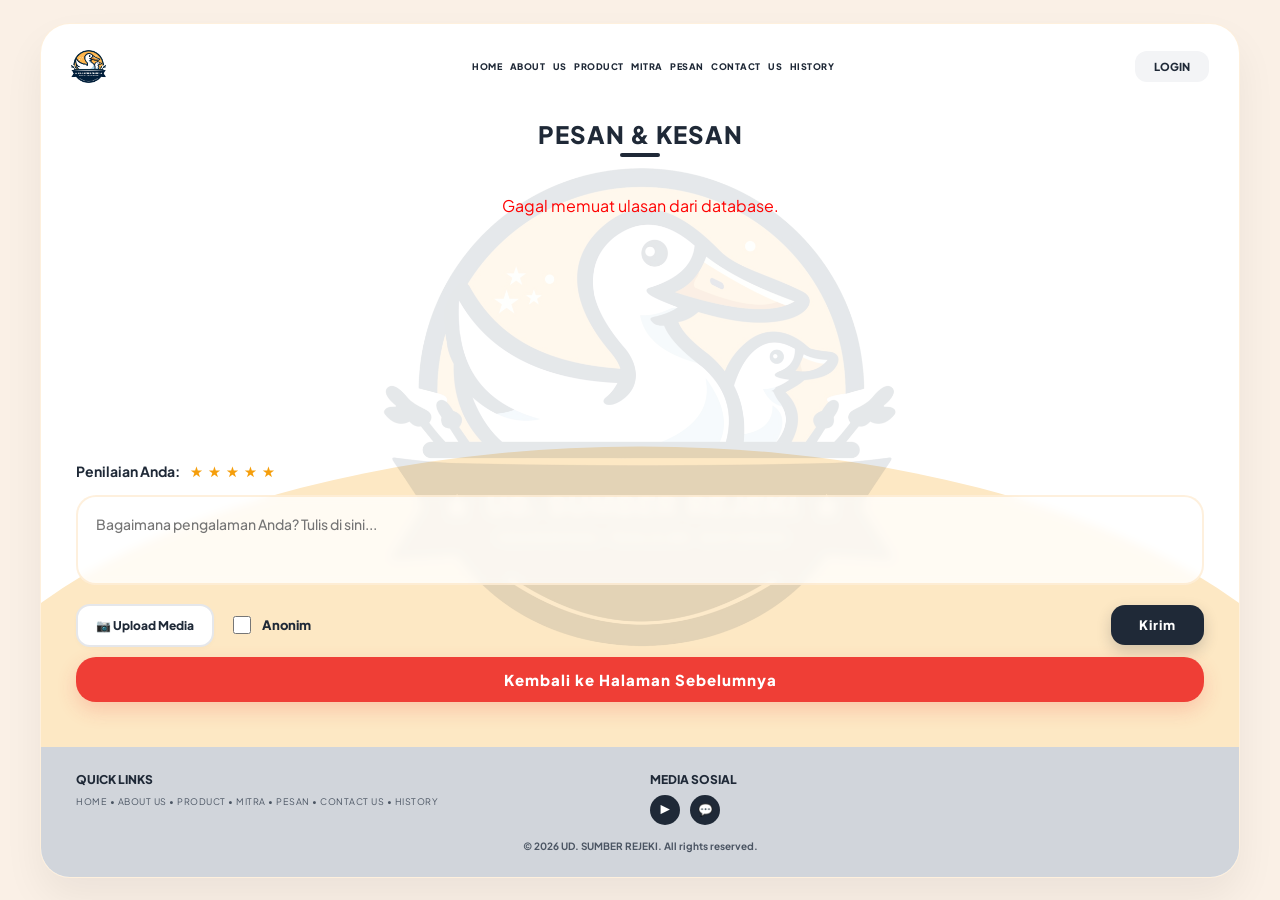
<file: PesanKesan.html>
<!DOCTYPE html>
<html lang="id">
<head>
    <meta charset="UTF-8">
    <meta name="viewport" content="width=device-width, initial-scale=1.0">
    <title>Pesan & Kesan - UD Sumber Rejeki</title>
    <link href="https://fonts.googleapis.com/css2?family=Plus+Jakarta+Sans:wght@400;500;600;700;800&display=swap" rel="stylesheet">
    <style>
        /* --- PENGATURAN WARNA & FILE --- */
        :root {
            --bg-body: #FAF0E6; 
            --bg-app: #ffffff;
            --logo-url: url('itik.png'); 
            --watermark-url: url('itik.png'); 
            --oranye-muda: #FDE8C4;
            --oranye-tua: #e7992c;
            --oranye-deep: #8B4513;
            --merah-tombol: #EF3E36;
            --abu-footer: #D1D5DB;
            --text-dark: #1F2937;
            --text-muted: #4B5563;
        }

        * { box-sizing: border-box; font-family: 'Plus Jakarta Sans', sans-serif; -webkit-font-smoothing: antialiased; }

        body { background-color: var(--bg-body); margin: 0; display: flex; justify-content: center; align-items: center; min-height: 100vh; padding: 20px 10px; }

        /* CONTAINER UTAMA */
        .page-container {
            width: 100%; max-width: 1200px; background: var(--bg-app); min-height: 95vh;
            border-radius: 30px; overflow: hidden; display: flex; flex-direction: column;
            position: relative; box-shadow: 0 20px 40px rgba(0,0,0,0.06); border: 1px solid rgba(247, 181, 86, 0.2);
        }

        .bg-shape-bottom { position: absolute; bottom: 80px; left: 0; width: 100%; height: 850px; background-color: var(--oranye-muda); clip-path: ellipse(60% 350px at 50% 100%); z-index: 0; pointer-events: none; }
        .watermark-bg { position: absolute; top: 45%; left: 50%; transform: translate(-50%, -50%); width: 80%; height: 60%; background-image: url(logo.png); background-repeat: no-repeat; background-position: center; background-size: contain; opacity: 0.10; z-index: 0; pointer-events: none; }
        .navbar, .content-header, .review-list, .pagination, .input-section, .footer { position: relative; z-index: 1; }

        /* NAVBAR & HEADER */
        .navbar { padding: 25px 30px 10px; display: flex; justify-content: space-between; align-items: center; background: transparent; }
        .logo-placeholder { width: 100px; height: 35px; background-image: url(logo.png); background-size: contain; background-position: left center; background-repeat: no-repeat; }
        .nav-links { font-size: 9px; font-weight: 800; color: var(--text-dark); word-spacing: 5px; letter-spacing: 0.5px; }
        .btn-login { background: #f3f4f6; padding: 8px 18px; border-radius: 12px; font-size: 11px; font-weight: 800; color: var(--text-dark); transition: all 0.3s cubic-bezier(0.4, 0, 0.2, 1); cursor: pointer; border: 1px solid transparent; }
        .btn-login:hover { background: var(--oranye-tua); color: white; transform: translateY(-2px); box-shadow: 0 6px 15px rgba(247, 181, 86, 0.4); }
        .content-header { text-align: center; padding: 25px 0 20px; }
        .content-header h1 { font-size: 24px; font-weight: 800; color: var(--text-dark); margin: 0; letter-spacing: 1px; position: relative; display: inline-block; }
        .content-header h1::after { content: ''; position: absolute; bottom: -8px; left: 50%; transform: translateX(-50%); width: 40px; height: 4px; background: var(--text-dark); border-radius: 2px; }

        /* REVIEW LIST & CARDS */
        .review-list { flex: 1; padding: 10px 35px 0; display: flex; flex-direction: column; gap: 18px; }
        .card-review { background: rgba(253, 219, 150, 0.623); backdrop-filter: blur(10px); border-radius: 20px; overflow: hidden; transition: all 0.4s cubic-bezier(0.165, 0.84, 0.44, 1); box-shadow: 0 4px 6px rgba(0,0,0,0.02); border: 1px solid rgba(255, 255, 255, 0.6); }
        .card-review:hover { transform: translateY(-4px) scale(1.005); box-shadow: 0 12px 24px rgba(255, 199, 120, 0.15); background: rgba(247, 214, 157, 0.9); }
        .card-header { padding: 18px 22px; display: flex; justify-content: space-between; align-items: center; border-bottom: 1px dashed rgba(255, 179, 72, 0.5); }
        .user-info { display: flex; flex-direction: column; gap: 4px; }
        .user-name { font-size: 16px; font-weight: 800; color: var(--text-dark); }
        .star-display { color: #e79406; font-size: 14px; letter-spacing: 2px; }
        .review-time { font-size: 11px; font-weight: 700; color: #936c36; opacity: 0.8; background: rgba(255,255,255,0.5); padding: 4px 10px; border-radius: 10px; align-self: flex-start;}

        .card-body { padding: 15px 22px 20px; display: none; font-size: 14px; color: #374151; line-height: 1.5; animation: fadeInBody 0.4s ease forwards; }
         
        /* TAMPILAN MEDIA DI DALAM KARTU */
        .media-content { margin-top: 15px; display: flex; gap: 10px; flex-wrap: wrap; }
        .media-wrapper { position: relative; width: 80px; height: 80px; cursor: pointer; border-radius: 10px; overflow: hidden; border: 2px solid #fff; box-shadow: 0 4px 10px rgba(0,0,0,0.05); transition: all 0.3s ease; }
        .media-wrapper:hover { transform: scale(1.05); box-shadow: 0 8px 15px rgba(247, 181, 86, 0.3); z-index: 2; }
        .media-wrapper img, .media-wrapper video { width: 100%; height: 100%; object-fit: cover; display: block; }
        .video-icon { position: absolute; top: 50%; left: 50%; transform: translate(-50%, -50%); background: rgba(0,0,0,0.5); color: white; width: 24px; height: 24px; border-radius: 50%; display: flex; align-items: center; justify-content: center; font-size: 10px; pointer-events: none; }
        
        /* TOMBOL LIHAT DETAIL */
        .btn-detail { background: transparent; text-align: center; padding: 12px; font-size: 13px; font-weight: 800; color: var(--oranye-deep); cursor: pointer; border: none; width: 100%; transition: all 0.3s ease; text-transform: uppercase; letter-spacing: 1px; }
        .btn-detail:hover { background: rgba(247, 181, 86, 0.1); color: #7A3A00; }
        .btn-detail:active, .btn-detail:focus { outline: none; }

        /* PAGINATION */
        .pagination { display: flex; justify-content: center; gap: 8px; padding: 25px 0 15px; }
        .page-btn { background: #fff; border: 1px solid #e5e7eb; width: 36px; height: 36px; border-radius: 12px; font-weight: 800; color: #4B5563; cursor: pointer; transition: 0.3s; display: flex; align-items: center; justify-content: center; }
        .page-btn.active { background: var(--oranye-tua); color: #fff; border-color: var(--oranye-tua); transform: translateY(-3px); box-shadow: 0 6px 12px rgba(247, 181, 86, 0.3); }
        .page-btn:hover:not(.active) { background: #f3f4f6; }

        /* INPUT AREA & RATING BINTANG */
        .input-section { padding: 25px 35px 30px; background: transparent; }
        .input-rating-box { margin-bottom: 15px; display: flex; align-items: center; gap: 10px; }
        .input-rating-box span { font-size: 14px; font-weight: 700; color: var(--text-dark); }
        .stars-input { display: flex; gap: 5px; font-size: 24px; cursor: pointer; color: #D1D5DB; }
        .stars-input .star { transition: color 0.2s; }
        .stars-input .star.active { color: #F59E0B; }
        .stars-input .star:hover ~ .star { color: #D1D5DB !important; }

        textarea { width: 100%; border-radius: 20px; border: 2px solid rgba(247, 181, 86, 0.2); padding: 18px; margin-bottom: 15px; font-size: 14px; outline: none; transition: all 0.3s ease; resize: none; height: 90px; background: rgba(255, 255, 255, 0.8); font-weight: 500; color: var(--text-dark); backdrop-filter: blur(5px); }
        textarea:focus { border-color: var(--oranye-tua); background: #fff; box-shadow: 0 8px 20px rgba(247, 181, 86, 0.15); transform: translateY(-2px); }

        .action-btns { display: flex; justify-content: space-between; align-items: center; margin-bottom: 25px; gap: 10px; flex-wrap: wrap;}
        .btn-gallery { background: #fff; padding: 12px 18px; border-radius: 14px; font-size: 12px; font-weight: 800; color: var(--text-dark); cursor: pointer; border: 2px solid #e5e7eb; transition: 0.3s; box-shadow: 0 2px 5px rgba(0,0,0,0.02); }
        .btn-gallery:hover { border-color: var(--oranye-tua); background: var(--oranye-muda); transform: translateY(-2px); }
        .btn-submit { background: var(--text-dark); border: none; padding: 12px 28px; border-radius: 14px; cursor: pointer; font-weight: 800; font-size: 13px; color: #fff; box-shadow: 0 6px 15px rgba(31, 41, 55, 0.2); transition: all 0.3s ease; letter-spacing: 1px; }
        .btn-submit:hover { transform: translateY(-3px); background: #374151; box-shadow: 0 8px 20px rgba(31, 41, 55, 0.3); }
        .btn-red { background: var(--merah-tombol); color: white; width: 100%; padding: 13px; border-radius: 20px; border: none; font-weight: 800; font-size: 15px; cursor: pointer; box-shadow: 0 8px 20px rgba(239, 62, 54, 0.2); transition: all 0.3s ease; letter-spacing: 1px; margin-bottom: 15px; }
        .btn-red:hover { transform: translateY(-3px); box-shadow: 0 12px 25px rgba(239, 62, 54, 0.35); }

        .footer { background: var(--abu-footer); padding: 25px 35px; text-align: center; font-size: 10px; color: var(--text-muted); margin-top: auto; }
        .footer-grid { display: grid; grid-template-columns: 1fr 1fr; text-align: left; margin-bottom: 15px; gap: 20px; align-items: start;}
        .footer-grid b { color: var(--text-dark); font-size: 12px; display: block; margin-bottom: 8px; font-weight: 800; text-transform: uppercase;}
        .social-icons { display: flex; gap: 10px; margin-top: 5px;}
        .icon-bulat { width: 30px; height: 30px; border-radius: 50%; background: var(--text-dark); color: white; display: flex; align-items: center; justify-content: center; font-size: 12px; font-weight: bold; cursor: pointer; transition: 0.3s;}

        /* MODAL LIGHTBOX E-COMMERCE STYLE */
        .modal-overlay { display: none; position: fixed; top: 0; left: 0; width: 100%; height: 100%; background: rgba(0, 0, 0, 0.9); z-index: 9999; flex-direction: column; justify-content: center; align-items: center; animation: fadeInBody 0.3s ease; }
        .modal-close { position: absolute; top: 20px; right: 30px; font-size: 40px; color: #fff; cursor: pointer; font-weight: 400; transition: 0.3s; z-index: 10000; }
        .modal-close:hover { color: var(--oranye-tua); transform: scale(1.1); }
        
        .modal-gallery-area { display: flex; align-items: center; justify-content: center; width: 100%; max-width: 800px; position: relative; height: 60vh; margin-top: 20px;}
        .modal-main-media { width: 100%; height: 100%; display: flex; justify-content: center; align-items: center; padding: 0 50px; }
        .modal-main-media img, .modal-main-media video { max-width: 100%; max-height: 100%; object-fit: contain; border-radius: 8px; box-shadow: 0 10px 30px rgba(0,0,0,0.5); }
        
        .nav-btn { position: absolute; top: 50%; transform: translateY(-50%); background: rgba(255,255,255,0.2); border: none; color: white; width: 45px; height: 45px; border-radius: 50%; font-size: 20px; cursor: pointer; transition: 0.3s; display: flex; justify-content: center; align-items: center; backdrop-filter: blur(4px); }
        .nav-btn:hover { background: var(--oranye-tua); color: var(--text-dark); }
        .nav-btn.prev { left: 10px; }
        .nav-btn.next { right: 10px; }

        .modal-thumbnails { display: flex; gap: 10px; margin-top: 30px; padding: 10px; max-width: 90%; overflow-x: auto; justify-content: center; }
        .thumb-box { width: 60px; height: 60px; border-radius: 8px; border: 2px solid transparent; cursor: pointer; opacity: 0.5; transition: 0.3s; overflow: hidden; position: relative;}
        .thumb-box img, .thumb-box video { width: 100%; height: 100%; object-fit: cover; }
        .thumb-box.active { border-color: var(--oranye-tua); opacity: 1; transform: scale(1.1); }

        @keyframes slideUpFade { 0% { opacity: 0; transform: translateY(30px); } 100% { opacity: 1; transform: translateY(0); } }
        @keyframes fadeInBody { 0% { opacity: 0; transform: scale(0.97); } 100% { opacity: 1; transform: scale(1); } }
        ::-webkit-scrollbar { width: 8px; height: 8px; }
        ::-webkit-scrollbar-thumb { background: var(--oranye-tua); border-radius: 10px; border: 2px solid var(--bg-app);}
    </style>
</head>
<body>

<div class="page-container">
    <div class="bg-shape-bottom"></div>
    <div class="watermark-bg"></div>

    <div class="navbar">
        <div class="logo-placeholder"></div>
        <div class="nav-links">HOME ABOUT US PRODUCT MITRA PESAN CONTACT US HISTORY</div>
        <div class="btn-login">LOGIN</div>
    </div>

    <div class="content-header"><h1>PESAN & KESAN</h1></div>

    <div class="review-list" id="reviewBox"></div>
    <div class="pagination" id="paginationBox"></div>

    <div class="input-section">
        <div class="input-rating-box">
            <span>Penilaian Anda:</span>
            <div class="stars-input" id="starSelector">
                <span class="star active" data-val="1">★</span>
                <span class="star active" data-val="2">★</span>
                <span class="star active" data-val="3">★</span>
                <span class="star active" data-val="4">★</span>
                <span class="star active" data-val="5">★</span>
            </div>
        </div>

        <textarea id="reviewText" placeholder="Bagaimana pengalaman Anda? Tulis di sini..."></textarea>
        
        <div class="action-btns">
            <div style="display: flex; gap: 15px; align-items: center;">
                <label class="btn-gallery">
                    📷 Upload Media <input type="file" id="fileInput" accept="image/*,video/*" multiple hidden onchange="handleFile()">
                </label>
                <label style="font-size: 13px; font-weight: 800; color: var(--text-dark); cursor: pointer; display: flex; align-items: center; gap: 8px;">
                    <input type="checkbox" id="anonCheckbox" style="accent-color: var(--oranye-tua); width: 18px; height: 18px; cursor: pointer;"> Anonim
                </label>
            </div>
            <button class="btn-submit" onclick="kirimReview()">Kirim</button>
        </div>
        <div id="fileInfo" style="font-size: 12px; margin-top: -15px; margin-bottom: 20px; color: #059669; font-weight: 800;"></div>

        <button class="btn-red" onclick="window.history.back()">Kembali ke Halaman Sebelumnya</button>
    </div>

    <div class="footer">
        <div class="footer-grid">
            <div>
                <b>Quick Links</b>
                <span style="line-height: 1.6; display: block; font-size: 9px; letter-spacing: 0.5px;">HOME • ABOUT US • PRODUCT • MITRA • PESAN • CONTACT US • HISTORY</span>
            </div>
            <div>
                <b>Media Sosial</b>
                <div class="social-icons">
                    <div class="icon-bulat">▶</div><div class="icon-bulat">💬</div>
                </div>
            </div>
        </div>
        <p style="font-weight: 700; margin-top: 15px; margin-bottom: 0;">© 2026 UD. SUMBER REJEKI. All rights reserved.</p>
    </div>
</div>

<div class="modal-overlay" id="mediaModal">
    <span class="modal-close" onclick="closeModal()">&times;</span>
    
    <div class="modal-thumbnails" id="modalThumbnails">
        </div>

    <div class="modal-gallery-area">
        <button class="nav-btn prev" onclick="navigateMedia(-1)">&#10094;</button>
        <div class="modal-main-media">
            <img id="modalImg" style="display:none;">
            <video id="modalVid" controls style="display:none;"></video>
        </div>
        <button class="nav-btn next" onclick="navigateMedia(1)">&#10095;</button>
    </div>
</div>

<script>
    const ITEMS_PER_PAGE = 5; 
    let currentPage = 1;
    let selectedFilesData = []; 
    let currentRating = 5; 
    
    // Variabel baru untuk menyimpan data dari database
    let allReviews = []; 

    // --- LOGIKA RATING BINTANG ---
    const stars = document.querySelectorAll('.stars-input .star');
    stars.forEach(star => {
        star.addEventListener('click', function() {
            currentRating = this.getAttribute('data-val');
            updateStarsUI(currentRating);
        });
        star.addEventListener('mouseover', function() {
            updateStarsUI(this.getAttribute('data-val'));
        });
        star.addEventListener('mouseout', function() {
            updateStarsUI(currentRating);
        });
    });

    function updateStarsUI(rating) {
        stars.forEach(s => {
            if (s.getAttribute('data-val') <= rating) {
                s.classList.add('active');
            } else {
                s.classList.remove('active');
            }
        });
    }

    function getStarsHTML(rating) {
        let html = '';
        for(let i=1; i<=5; i++) {
            html += i <= rating ? '★' : '☆';
        }
        return html;
    }

    let currentModalMediaList = [];
    let currentModalIndex = 0;

    // --- AMBIL DATA DARI DATABASE (PENGGANTI LOCALSTORAGE) ---
    async function fetchReviews() {
        try {
            // Memanggil kurir ambil_ulasan.php
            const response = await fetch('ambil_ulasan.php');
            allReviews = await response.json();
            displayReviews(); // Tampilkan setelah data didapat
        } catch (error) {
            console.error("Gagal mengambil data:", error);
            document.getElementById('reviewBox').innerHTML = `<p style="text-align:center; color:red;">Gagal memuat ulasan dari database.</p>`;
        }
    }

    // Membuka modal dan merender thumbnail + gambar utama
    function openLightbox(reviewIndex, mediaIndex) {
        const data = allReviews; 
        const startIndex = (currentPage - 1) * ITEMS_PER_PAGE;
        const actualIndex = startIndex + reviewIndex;
        
        const review = data[actualIndex];
        currentModalMediaList = review.mediaList || (review.media ? [{type: review.mType, src: review.media}] : []);
        
        if (currentModalMediaList.length === 0) return;

        currentModalIndex = mediaIndex;
        document.getElementById('mediaModal').style.display = 'flex';
        
        renderModalThumbnails();
        showModalMedia(currentModalIndex);
    }

    function renderModalThumbnails() {
        const thumbContainer = document.getElementById('modalThumbnails');
        thumbContainer.innerHTML = '';
        
        currentModalMediaList.forEach((media, index) => {
            const isVideo = media.type === 'video';
            const icon = isVideo ? `<div class="video-icon">▶</div>` : '';
            const tag = isVideo ? `<video src="${media.src}#t=0.1" muted></video>` : `<img src="${media.src}">`;
            
            thumbContainer.innerHTML += `
                <div class="thumb-box" id="thumb-${index}" onclick="showModalMedia(${index})">
                    ${tag}
                    ${icon}
                </div>
            `;
        });
    }

    function showModalMedia(index) {
        currentModalIndex = index;
        const media = currentModalMediaList[index];
        const img = document.getElementById('modalImg');
        const vid = document.getElementById('modalVid');

        document.querySelectorAll('.thumb-box').forEach(t => t.classList.remove('active'));
        if(document.getElementById(`thumb-${index}`)) {
            document.getElementById(`thumb-${index}`).classList.add('active');
        }

        if (media.type === 'image') {
            img.src = media.src; img.style.display = 'block';
            vid.style.display = 'none'; vid.pause();
        } else {
            vid.src = media.src; vid.style.display = 'block';
            img.style.display = 'none'; vid.play();
        }
    }

    function navigateMedia(step) {
        let newIndex = currentModalIndex + step;
        if (newIndex < 0) newIndex = currentModalMediaList.length - 1;
        if (newIndex >= currentModalMediaList.length) newIndex = 0;
        showModalMedia(newIndex);
    }

    function closeModal() {
        document.getElementById('mediaModal').style.display = 'none';
        document.getElementById('modalVid').pause();
    }

    // --- LOGIKA UPLOAD MULTI-FILE ---
    async function handleFile() {
        const fileInput = document.getElementById('fileInput');
        const files = Array.from(fileInput.files);
        if (files.length === 0) return;

        let videoCount = 0;
        let validFiles = [];

        for (let file of files) {
            const isVideo = file.type.startsWith('video/');
            const isImage = file.type.startsWith('image/');
            const fileSizeMB = file.size / (1024 * 1024);

           if (isVideo) {
                videoCount++;
                if (videoCount > 1) {
                    alert("Gagal menambahkan: Batas maksimal 1 video per ulasan.");
                    continue; 
                }
                if (fileSizeMB > 15) {
                    alert("Ukuran video melebihi batas. Maksimal ukuran file adalah 15MB.");
                    continue;
                }
                const isValidDuration = await checkVideoDuration(file);
                if (!isValidDuration) {
                    alert("Durasi video terlalu panjang. Maksimal durasi adalah 50 detik.");
                    continue;
                }
                validFiles.push(file);
            } else if (isImage) {
                if (fileSizeMB > 5) {
                    alert(`Ukuran foto ${file.name} melebihi batas (Maks. 5MB).`);
                    continue;
                }
                validFiles.push(file);
            }
        }

        selectedFilesData = [];
        for (let file of validFiles) {
            const base64 = await readFileAsBase64(file);
            selectedFilesData.push({
                type: file.type.startsWith('video/') ? 'video' : 'image',
                src: base64
            });
        }
        
        if (selectedFilesData.length > 0) {
            document.getElementById('fileInfo').innerText = `✅ ${selectedFilesData.length} media siap dikirim.`;
        } else {
            document.getElementById('fileInfo').innerText = "";
        }
        fileInput.value = ''; 
    }

    function checkVideoDuration(file) {
        return new Promise((resolve) => {
            const video = document.createElement('video');
            video.preload = 'metadata';
            video.onloadedmetadata = function() {
                window.URL.revokeObjectURL(video.src);
                resolve(video.duration <= 50);
            }
            video.src = URL.createObjectURL(file);
        });
    }

    function readFileAsBase64(file) {
        return new Promise((resolve) => {
            const reader = new FileReader();
            reader.onload = (e) => resolve(e.target.result);
            reader.readAsDataURL(file);
        });
    }

    // --- LOGIKA TAMPILAN REVIEW ---
    function displayReviews() {
        const data = allReviews; 
        const box = document.getElementById('reviewBox');
        box.innerHTML = '';

        if(data.length === 0) {
            box.innerHTML = `<p style="text-align:center; color:#9ca3af; font-size:14px; font-weight:600; margin-top:30px;">Belum ada ulasan. Jadilah yang pertama! ✨</p>`;
            document.getElementById('paginationBox').innerHTML = '';
            return;
        }

        const totalPages = Math.ceil(data.length / ITEMS_PER_PAGE);
        if (currentPage > totalPages) currentPage = totalPages;
        if (currentPage < 1) currentPage = 1;

        const startIndex = (currentPage - 1) * ITEMS_PER_PAGE;
        const endIndex = startIndex + ITEMS_PER_PAGE;
        const currentData = data.slice(startIndex, endIndex);

        currentData.forEach((item, indexReview) => {
            let mediaArray = item.mediaList || [];
            
            let mediaHtml = '';
            if (mediaArray.length > 0) {
                mediaHtml += `<div class="media-content">`;
                mediaArray.forEach((m, indexMedia) => {
                    const isVideo = m.type === 'video';
                    const icon = isVideo ? `<div class="video-icon">▶</div>` : '';
                    const tag = isVideo ? `<video src="${m.src}#t=0.1" muted></video>` : `<img src="${m.src}">`;
                    
                    mediaHtml += `
                        <div class="media-wrapper" onclick="openLightbox(${indexReview}, ${indexMedia})">
                            ${tag}
                            ${icon}
                        </div>
                    `;
                });
                mediaHtml += `</div>`;
            }

            const bodyId = 'body-' + startIndex + indexReview;
            const ratingStars = getStarsHTML(item.rating || 5);

            box.innerHTML += `
                <div class="card-review" style="animation: slideUpFade 0.6s cubic-bezier(0.165, 0.84, 0.44, 1) forwards; animation-delay: ${indexReview * 0.1}s; opacity: 0;">
                    <div class="card-header">
                        <div class="user-info">
                            <span class="user-name">${item.name}</span>
                            <span class="star-display">${ratingStars}</span>
                        </div>
                        <span class="review-time">${item.date}</span>
                    </div>
                    <div class="card-body" id="${bodyId}" style="display:block;">
                        ${item.text.replace(/\n/g, '<br>')}
                        ${mediaHtml}
                    </div>
                    <button class="btn-detail" onclick="window.location.href='DetailPesan&Kesan.html?id=' + item.id">
                        Lihat Detail ➔
                    </button>
                </div>
            `;
        });

        renderPagination(totalPages);
    }

    function renderPagination(totalPages) {
        const pBox = document.getElementById('paginationBox');
        pBox.innerHTML = '';
        if (totalPages <= 1) return; 
        for(let i = 1; i <= totalPages; i++) {
            pBox.innerHTML += `<button class="page-btn ${i === currentPage ? 'active' : ''}" onclick="goToPage(${i})">${i}</button>`;
        }
    }

    function goToPage(pageNumber) {
        currentPage = pageNumber;
        displayReviews();
        document.querySelector('.content-header').scrollIntoView({ behavior: 'smooth' });
    }

    // --- KIRIM DATA KE DATABASE ---
    async function kirimReview() {
        const textInput = document.getElementById('reviewText');
        const isAnon = document.getElementById('anonCheckbox').checked;
        
        if (!textInput.value.trim() && selectedFilesData.length === 0) {
            return alert("Pesan atau foto tidak boleh kosong!");
        }

        const userAsli = "Pelanggan"; 
        let userTampil = isAnon ? userAsli[0] + "****" + userAsli.slice(-1) : userAsli;

        const newData = {
            name: userTampil,
            text: textInput.value,
            rating: currentRating,
            mediaList: selectedFilesData
        };

        const btnSubmit = document.querySelector('.btn-submit');
        btnSubmit.innerHTML = "Mengirim...";
        btnSubmit.disabled = true;

        try {
            const response = await fetch('simpan_ulasan.php', {
                method: 'POST',
                headers: { 'Content-Type': 'application/json' },
                body: JSON.stringify(newData)
            });
            
            const result = await response.json();
            
            if(result.status === 'success') {
                textInput.value = '';
                selectedFilesData = [];
                document.getElementById('fileInput').value = '';
                document.getElementById('fileInfo').innerText = "";
                document.getElementById('anonCheckbox').checked = false;
                currentRating = 5;
                updateStarsUI(5);
                
                currentPage = 1;
                await fetchReviews();
            } else {
                alert("Error: " + result.pesan);
            }
        } catch (error) {
            console.error("Gagal ngirim:", error);
            alert("Koneksi bermasalah bro, coba lagi!");
        } finally {
            btnSubmit.innerHTML = "Kirim";
            btnSubmit.disabled = false;
        }
    }

    window.onload = fetchReviews;
</script>

</body>
</html>
</file>
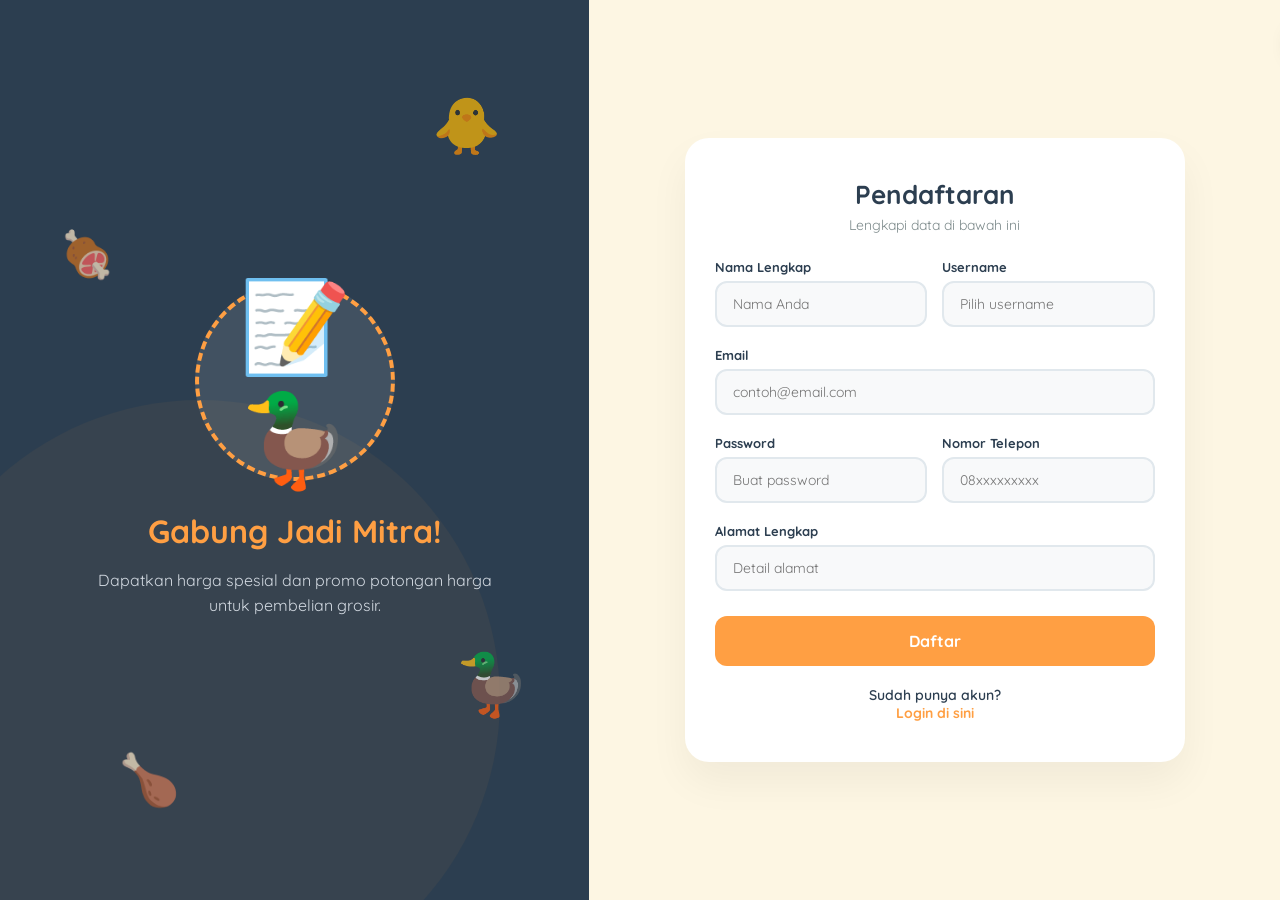
<file: register.html>
<!DOCTYPE html>
<html lang="id">
<head>
    <meta charset="UTF-8">
    <meta name="viewport" content="width=device-width, initial-scale=1.0">
    <title>Register - Bebek Segar</title>
    <link href="https://fonts.googleapis.com/css2?family=Quicksand:wght@500;600;700&display=swap" rel="stylesheet">
    <style>
        :root {
            --cream: #fdf6e3;
            --orange: #ff9f43;
            --navy: #2c3e50;
        }

        * { box-sizing: border-box; margin: 0; padding: 0; font-family: 'Quicksand', sans-serif; }

        /* Memaksa layout selalu bersebelahan (row) */
        body { display: flex; flex-direction: row; min-height: 100vh; background-color: var(--cream); overflow-x: hidden; position: relative; }

        /* --- Kiri: Area Gambar Bebek --- */
        .left-side-promo {
            flex: 1; background-color: var(--navy); display: flex; flex-direction: column;
            justify-content: center; align-items: center; padding: 40px; position: relative; overflow: hidden;
        }

        .left-side-promo::before {
            content: ''; position: absolute; width: 600px; height: 600px;
            background: rgba(255, 159, 67, 0.05); border-radius: 50%; bottom: -100px; left: -100px;
        }

        .promo-content { text-align: center; color: white; z-index: 5; max-width: 420px; }
        
        .main-image-container {
            font-size: 90px; margin-bottom: 20px; animation: bounce 3s infinite ease-in-out;
            background: rgba(255,255,255,0.1); width: 200px; height: 200px; border-radius: 50%;
            display: flex; justify-content: center; align-items: center; margin: 0 auto 30px;
            border: 4px dashed var(--orange);
        }

        .promo-content h3 { font-size: 32px; color: var(--orange); margin-bottom: 15px; line-height: 1.3; }
        .promo-content p { font-size: 16px; line-height: 1.6; color: #d1d8e0; }

        /* Animasi Dekorasi Melayang */
        .floating-deco { position: absolute; opacity: 0.7; animation: floatAround 5s infinite ease-in-out; z-index: 1; }
        .deco-1 { top: 10%; right: 15%; animation-delay: 0.5s; font-size: 55px; transform: scaleX(-1); }
        .deco-2 { top: 25%; left: 10%; animation-delay: 2s; font-size: 45px; }
        .deco-3 { bottom: 20%; right: 10%; animation-delay: 1s; font-size: 60px; }
        .deco-4 { bottom: 10%; left: 20%; animation-delay: 3s; font-size: 50px; }

        @keyframes bounce { 0%, 100% { transform: translateY(0); } 50% { transform: translateY(-15px); } }
        @keyframes floatAround { 0%, 100% { transform: translateY(0) rotate(0deg); } 50% { transform: translateY(-20px) rotate(-15deg); } }

        /* --- Kanan: Area Form Register --- */
        .right-side-form {
            flex: 1.2; display: flex; justify-content: center; align-items: center; padding: 40px; position: relative; z-index: 10;
        }

        .form-container {
            background: #ffffff; padding: 40px 30px; border-radius: 24px; width: 100%; max-width: 500px;
            box-shadow: 0 20px 40px rgba(0,0,0,0.05);
        }

        .form-container h2 { color: var(--navy); text-align: center; font-size: 26px; margin-bottom: 5px; }
        .form-container p { color: #7f8c8d; text-align: center; font-size: 14px; margin-bottom: 25px; }

        .form-grid { display: grid; grid-template-columns: 1fr 1fr; gap: 15px; }
        .input-group { margin-bottom: 5px; }
        .full-width { grid-column: span 2; }

        .input-group label { display: block; color: var(--navy); font-size: 13px; font-weight: 700; margin-bottom: 6px; }
        .input-group input {
            width: 100%; padding: 12px 16px; border-radius: 12px; border: 2px solid #e1e8ed;
            font-size: 14px; outline: none; transition: 0.3s; background-color: #f8f9fa;
        }
        .input-group input:focus { border-color: var(--orange); background-color: #fff; }

        .btn-submit {
            width: 100%; padding: 15px; background-color: var(--orange); color: white;
            border: none; border-radius: 12px; font-size: 16px; font-weight: 700;
            cursor: pointer; transition: 0.3s; margin-top: 20px;
        }
        .btn-submit:hover { background-color: #f38f31; transform: translateY(-2px); box-shadow: 0 8px 15px rgba(255, 159, 67, 0.3); }

        .footer-link { text-align: center; margin-top: 20px; font-size: 14px; color: var(--navy); font-weight: 600; }
        .footer-link a { color: var(--orange); text-decoration: none; font-weight: 700; }

        /* --- CSS Notifikasi Custom (Toast) --- */
        .toast-notification {
            position: fixed;
            top: 20px;
            right: 20px;
            padding: 15px 25px;
            border-radius: 12px;
            color: white;
            font-weight: 600;
            font-size: 15px;
            display: flex;
            align-items: center;
            gap: 10px;
            box-shadow: 0 10px 20px rgba(0,0,0,0.15);
            z-index: 9999;
            transform: translateX(150%);
            transition: transform 0.4s cubic-bezier(0.68, -0.55, 0.27, 1.55);
        }

        .toast-notification.show { transform: translateX(0); }
        .toast-success { background-color: #2ecc71; } 
        .toast-error { background-color: #e74c3c; }   

        /* Penyesuaian khusus layar HP */
        @media (max-width: 768px) {
            .left-side-promo, .right-side-form { padding: 10px; }
            .form-container { padding: 20px 15px; }
            .form-grid { grid-template-columns: 1fr; gap: 8px; } 
            .full-width { grid-column: span 1; }
            .form-container h2 { font-size: 18px; }
            .form-container p { font-size: 11px; margin-bottom: 15px; }
            .input-group label { font-size: 11px; margin-bottom: 3px; }
            .input-group input { padding: 8px 10px; font-size: 12px; }
            .btn-submit { padding: 10px; font-size: 13px; margin-top: 10px; }
            .footer-link { font-size: 11px; margin-top: 10px; }
            .promo-content h3 { font-size: 16px; }
            .promo-content p { font-size: 11px; }
            .main-image-container { font-size: 40px; width: 80px; height: 80px; border-width: 2px; margin-bottom: 15px; }
            .floating-deco { font-size: 20px !important; } 
            .toast-notification { top: 10px; right: 10px; left: 10px; text-align: center; justify-content: center; }
        }
    </style>
</head>
<body>

    <div class="left-side-promo">
        <div class="floating-deco deco-1">🐥</div>
        <div class="floating-deco deco-2">🍖</div>
        <div class="floating-deco deco-3">🦆</div>
        <div class="floating-deco deco-4">🍗</div>

        <div class="promo-content">
            <div class="main-image-container">
                📝🦆
            </div>
            <h3>Gabung Jadi Mitra!</h3>
            <p>Dapatkan harga spesial dan promo potongan harga untuk pembelian grosir.</p>
        </div>
    </div>

    <div class="right-side-form">
        <div class="form-container">
            <h2>Pendaftaran</h2>
            <p>Lengkapi data di bawah ini</p>

            <form id="formRegister" novalidate>
                <div class="form-grid">
                    <div class="input-group">
                        <label>Nama Lengkap</label>
                        <input type="text" id="regNama" placeholder="Nama Anda" required>
                    </div>
                    <div class="input-group">
                        <label>Username</label>
                        <input type="text" id="regUsername" placeholder="Pilih username" required>
                    </div>
                    <div class="input-group full-width">
                        <label>Email</label>
                        <input type="email" id="regEmail" placeholder="contoh@email.com" required>
                    </div>
                    <div class="input-group">
                        <label>Password</label>
                        <input type="password" id="regPassword" placeholder="Buat password" required>
                    </div>
                    <div class="input-group">
                        <label>Nomor Telepon</label>
                        <input type="text" id="regTelepon" placeholder="08xxxxxxxxx" required oninput="this.value = this.value.replace(/[^0-9]/g, '')">
                    </div>
                    <div class="input-group full-width">
                        <label>Alamat Lengkap</label>
                        <input type="text" id="regAlamat" placeholder="Detail alamat" required>
                    </div>
                </div>
                
                <button type="submit" class="btn-submit">Daftar</button>
            </form>

            <div class="footer-link">
                Sudah punya akun? <br> <a href="login.html">Login di sini</a>
            </div>
        </div>
    </div>

    <div id="toastNotification" class="toast-notification">
        <span id="toastIcon"></span>
        <span id="toastMessage"></span>
    </div>

    <script>
        const formRegister = document.getElementById('formRegister');
        const toast = document.getElementById('toastNotification');
        const toastIcon = document.getElementById('toastIcon');
        const toastMessage = document.getElementById('toastMessage');

        // Fungsi menampilkan notifikasi
        function showNotification(type, message) {
            toast.classList.remove('toast-success', 'toast-error', 'show');
            
            if (type === 'success') {
                toast.classList.add('toast-success');
                toastIcon.innerText = '✅';
            } else {
                toast.classList.add('toast-error');
                toastIcon.innerText = '❌';
            }

            toastMessage.innerText = message;
            
            // Sedikit delay agar animasi reset saat diklik berkali-kali
            setTimeout(() => {
                toast.classList.add('show');
            }, 50);

            // Hilang otomatis setelah 3 detik
            setTimeout(() => {
                toast.classList.remove('show');
            }, 3000);
        }

        formRegister.addEventListener('submit', function(event) {
            event.preventDefault(); // Mencegah reload halaman

            // Ambil nilai dari semua inputan
            const nama = document.getElementById('regNama').value.trim();
            const username = document.getElementById('regUsername').value.trim();
            const email = document.getElementById('regEmail').value.trim();
            const password = document.getElementById('regPassword').value.trim();
            const telepon = document.getElementById('regTelepon').value.trim();
            const alamat = document.getElementById('regAlamat').value.trim();

            // 1. Cek apakah ada inputan yang kosong
            if (!nama || !username || !email || !password || !telepon || !alamat) {
                showNotification('error', 'Gagal: Semua kolom wajib diisi!');
                return;
            }

            // 2. Cek format email (harus ada @)
            if (!email.includes('@')) {
                showNotification('error', 'Gagal: Format email tidak valid!');
                return;
            }

            // 3. Cek panjang password (misal minimal 6 karakter)
            if (password.length < 6) {
                showNotification('error', 'Gagal: Password minimal 6 karakter!');
                return;
            }

            // Jika semua pengecekan di atas lolos, berarti pendaftaran berhasil!
            showNotification('success', 'Pendaftaran Berhasil! Silakan login.');
            
            // Opsional: kosongkan form setelah berhasil
            formRegister.reset();
        });
    </script>

</body>
</html>
</file>
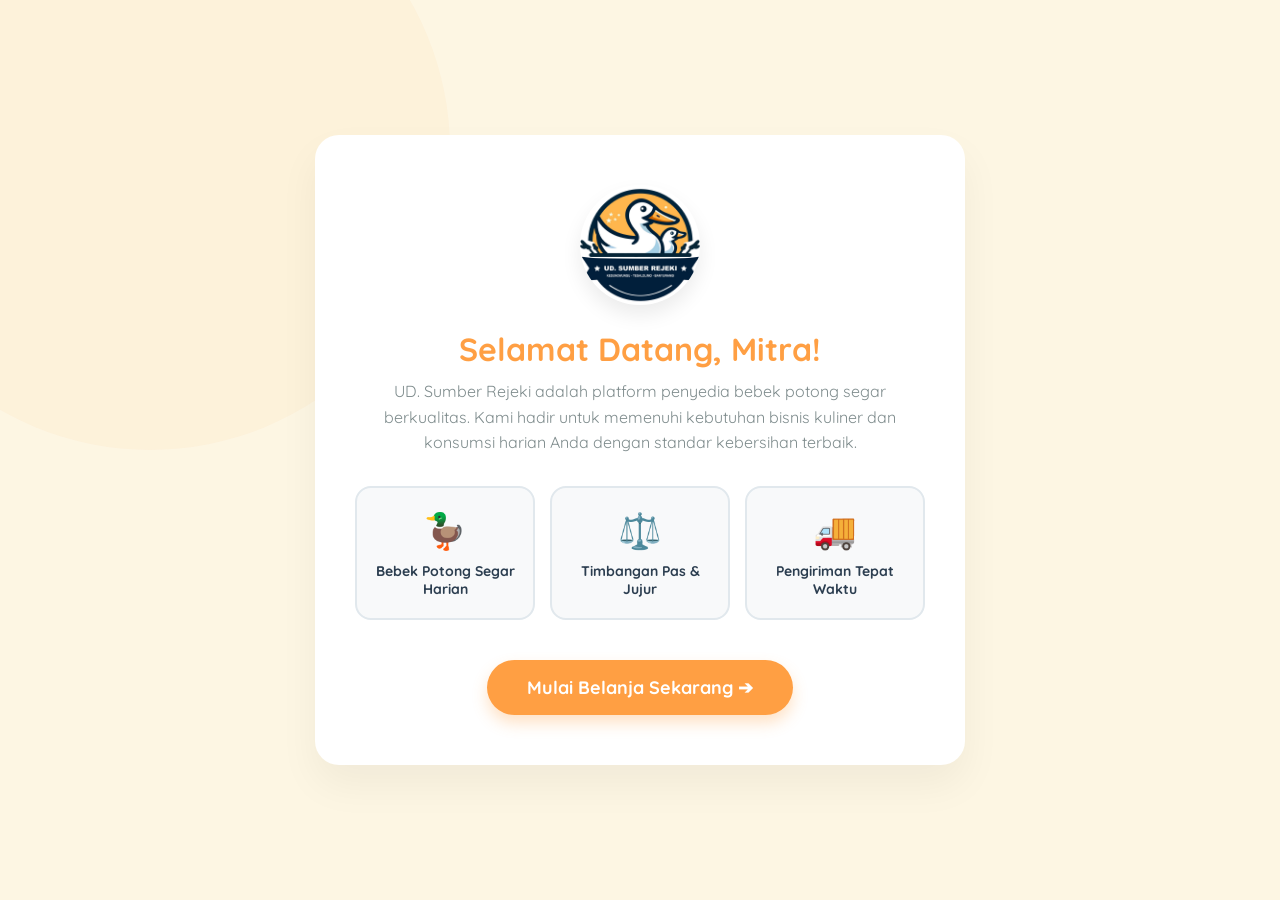
<file: welcome.html>
<!DOCTYPE html>
<html lang="id">
<head>
    <meta charset="UTF-8">
    <meta name="viewport" content="width=device-width, initial-scale=1.0">
    <title>Selamat Datang - Bebek Segar</title>
    <link href="https://fonts.googleapis.com/css2?family=Quicksand:wght@500;600;700&display=swap" rel="stylesheet">
    <style>
        :root {
            --cream: #fdf6e3;
            --orange: #ff9f43;
            --navy: #2c3e50;
        }

        * { box-sizing: border-box; margin: 0; padding: 0; font-family: 'Quicksand', sans-serif; }

        body {
            background-color: var(--cream);
            display: flex;
            justify-content: center;
            align-items: center;
            min-height: 100vh;
            padding: 20px;
            color: var(--navy);
            position: relative;
            overflow: hidden;
        }

        /* Latar belakang dekorasi */
        body::before {
            content: ''; position: absolute; width: 600px; height: 600px;
            background: rgba(255, 159, 67, 0.05); border-radius: 50%; top: -150px; left: -150px; z-index: 0;
        }

        .welcome-card {
            background: #ffffff;
            padding: 50px 40px;
            border-radius: 24px;
            width: 100%;
            max-width: 650px;
            box-shadow: 0 20px 40px rgba(0,0,0,0.05);
            text-align: center;
            position: relative;
            z-index: 10;
            animation: slideUp 0.8s ease-out forwards;
            opacity: 0;
            transform: translateY(30px);
        }

        .logo-img {
            width: 120px;
            height: auto;
            border-radius: 50%;
            margin-bottom: 20px;
            box-shadow: 0 10px 20px rgba(0,0,0,0.08);
        }

        .greeting {
            font-size: 32px;
            color: var(--orange);
            margin-bottom: 10px;
            font-weight: 700;
        }

        .description {
            font-size: 16px;
            color: #7f8c8d;
            line-height: 1.6;
            margin-bottom: 30px;
            padding: 0 20px;
        }

        /* Grid Fitur */
        .features-grid {
            display: grid;
            grid-template-columns: repeat(3, 1fr);
            gap: 15px;
            margin-bottom: 40px;
        }

        .feature-item {
            background-color: #f8f9fa;
            padding: 20px 15px;
            border-radius: 16px;
            border: 2px solid #e1e8ed;
            transition: transform 0.3s, border-color 0.3s;
        }

        .feature-item:hover {
            transform: translateY(-5px);
            border-color: var(--orange);
        }

        .feature-icon {
            font-size: 35px;
            margin-bottom: 10px;
        }

        .feature-title {
            font-size: 14px;
            font-weight: 700;
            color: var(--navy);
        }

        .btn-masuk {
            display: inline-block;
            padding: 16px 40px;
            background-color: var(--orange);
            color: white;
            text-decoration: none;
            border-radius: 30px;
            font-size: 18px;
            font-weight: 700;
            transition: 0.3s;
            box-shadow: 0 8px 15px rgba(255, 159, 67, 0.3);
        }

        .btn-masuk:hover {
            background-color: #f38f31;
            transform: translateY(-3px);
            box-shadow: 0 12px 20px rgba(255, 159, 67, 0.4);
        }

        @keyframes slideUp {
            to { opacity: 1; transform: translateY(0); }
        }

        /* Responsif untuk HP */
        @media (max-width: 600px) {
            .welcome-card { padding: 30px 20px; }
            .greeting { font-size: 24px; }
            .description { font-size: 14px; padding: 0; }
            .features-grid { grid-template-columns: 1fr; gap: 10px; }
            .feature-item { display: flex; align-items: center; padding: 15px; text-align: left; }
            .feature-icon { margin-bottom: 0; margin-right: 15px; font-size: 30px; }
            .feature-title { font-size: 15px; }
        }
    </style>
</head>
<body>

    <div class="welcome-card">
        <img src="logo.png" alt="Logo UD Sumber Rejeki" class="logo-img">
        
        <h1 class="greeting">Selamat Datang, <span id="namaPengguna">Mitra</span>!</h1>
        
        <p class="description">
            UD. Sumber Rejeki adalah platform penyedia bebek potong segar berkualitas. Kami hadir untuk memenuhi kebutuhan bisnis kuliner dan konsumsi harian Anda dengan standar kebersihan terbaik.
        </p>

        <div class="features-grid">
            <div class="feature-item">
                <div class="feature-icon">🦆</div>
                <div class="feature-title">Bebek Potong Segar Harian</div>
            </div>
            <div class="feature-item">
                <div class="feature-icon">⚖️</div>
                <div class="feature-title">Timbangan Pas & Jujur</div>
            </div>
            <div class="feature-item">
                <div class="feature-icon">🚚</div>
                <div class="feature-title">Pengiriman Tepat Waktu</div>
            </div>
        </div>

        <a href="home.html" class="btn-masuk">Mulai Belanja Sekarang ➔</a>
    </div>

    <script>
        // Mengambil nama user yang disimpan dari halaman login
        const namaAktif = localStorage.getItem('usernameAktif');
        
        // Jika namanya ada, ganti teks pada elemen 'namaPengguna'
        if (namaAktif) {
            document.getElementById('namaPengguna').innerText = namaAktif;
        }
    </script>

</body>
</html>
</file>
